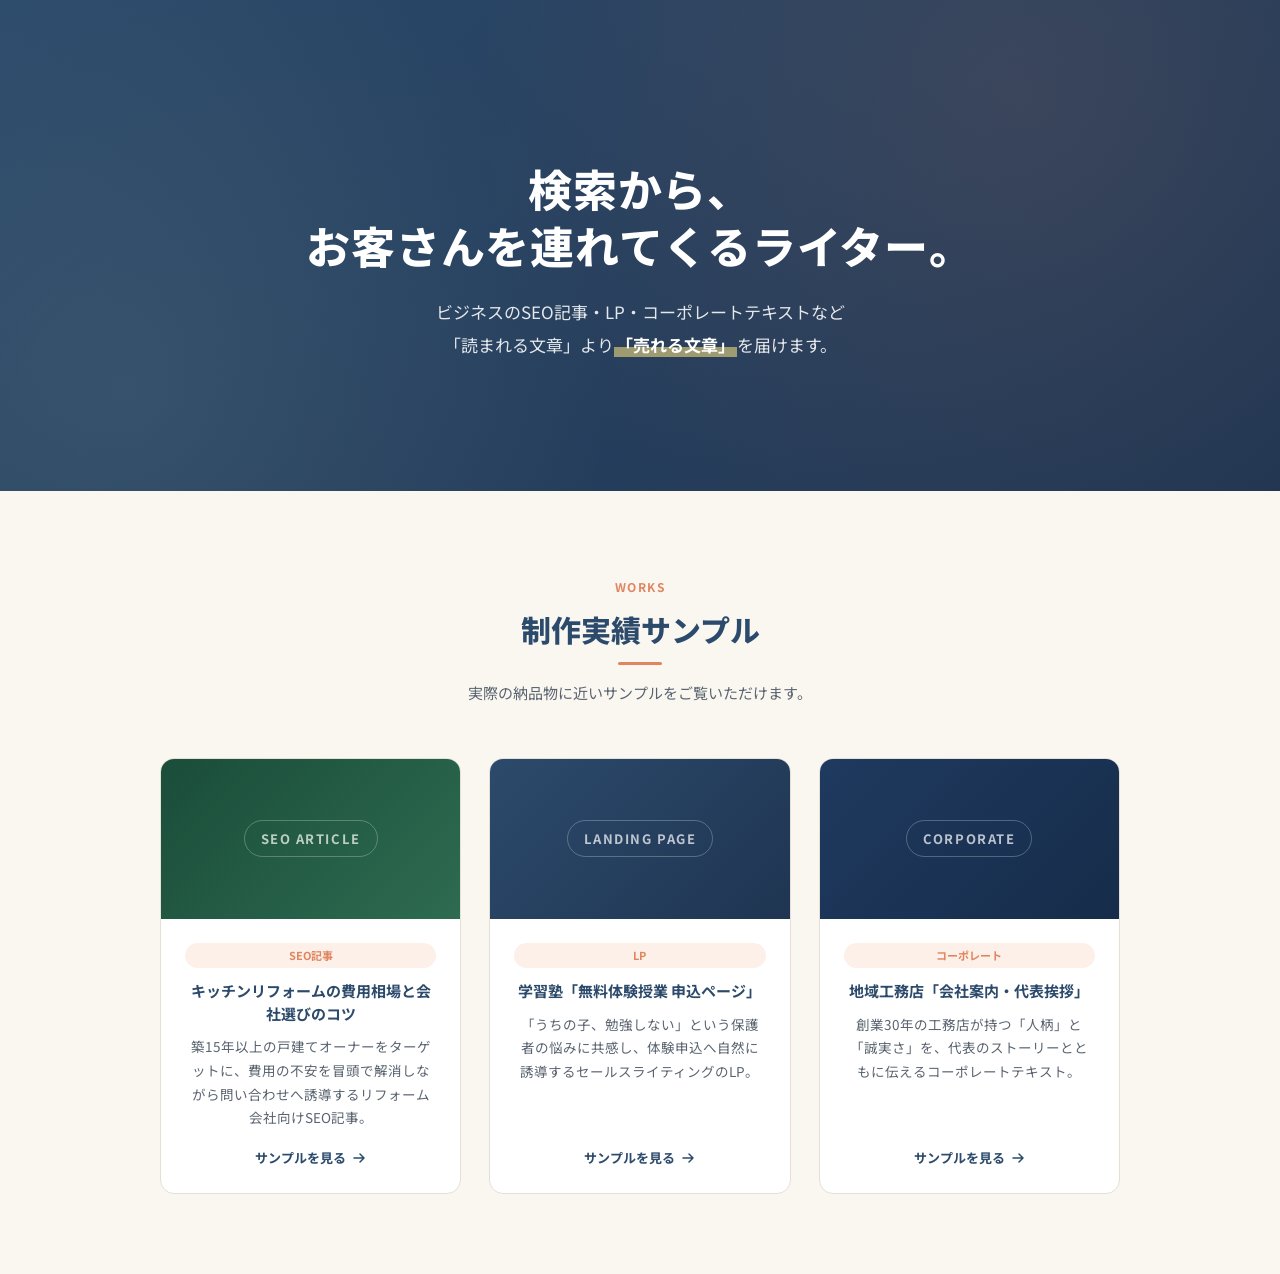
<file: index.html>
<!DOCTYPE html>
<html lang="ja">
<head>
<meta charset="UTF-8">
<meta name="viewport" content="width=device-width, initial-scale=1.0">
<title>Webライター</title>
<meta name="description" content="検索から、お客さんを連れてくるライター。">
<meta property="og:title" content="Webライター">
<meta property="og:description" content="検索から、お客さんを連れてくるライター。。">
<meta property="og:type" content="website">
<link rel="icon" href="data:image/svg+xml,<svg xmlns='http://www.w3.org/2000/svg' viewBox='0 0 100 100'><text y='.9em' font-size='90'>✍️</text></svg>">
<link rel="preconnect" href="https://fonts.googleapis.com">
<link rel="preconnect" href="https://fonts.gstatic.com" crossorigin>
<link href="https://fonts.googleapis.com/css2?family=Noto+Sans+JP:wght@400;500;700;800&display=swap" rel="stylesheet">
<link rel="stylesheet" href="style.css">
</head>
<body>



<!-- ===== HERO ===== -->
<section class="hero">
  <div class="hero-bg-pattern"></div>
  <div class="hero-inner">
    <h1 class="hero-title">検索から、<br>お客さんを連れてくるライター。</h1>
    <p class="hero-sub">ビジネスのSEO記事・LP・コーポレートテキストなど<br class="pc-only">「読まれる文章」より<mark>「売れる文章」</mark>を届けます。</p>

  </div>
</section>



<!-- ===== WORKS ===== -->
<section class="section works section--alt" id="works">
  <div class="section-inner">
    <div class="section-header">
      <span class="section-label">Works</span>
      <h2 class="section-title">制作実績サンプル</h2>
      <p class="section-desc">実際の納品物に近いサンプルをご覧いただけます。</p>
    </div>
    <div class="works-grid">
      <a href="samples/seo-reform.html" class="work-card">
        <div class="work-card-thumb work-card-thumb--seo">
          <span class="work-thumb-label">SEO Article</span>
        </div>
        <div class="work-card-body" style="text-align:center;">
          <span class="work-tag">SEO記事</span>
          <h3>キッチンリフォームの費用相場と会社選びのコツ</h3>
          <p>築15年以上の戸建てオーナーをターゲットに、費用の不安を冒頭で解消しながら問い合わせへ誘導するリフォーム会社向けSEO記事。</p>
          <span class="work-link" style="justify-content:center;">サンプルを見る <svg width="14" height="14" viewBox="0 0 14 14" fill="none"><path d="M2 7h10M8 3l4 4-4 4" stroke="currentColor" stroke-width="1.5" stroke-linecap="round" stroke-linejoin="round"/></svg></span>
        </div>
      </a>
      <a href="samples/lp-juku.html" class="work-card">
        <div class="work-card-thumb work-card-thumb--lp">
          <span class="work-thumb-label">Landing Page</span>
        </div>
        <div class="work-card-body" style="text-align:center;">
          <span class="work-tag">LP</span>
          <h3>学習塾「無料体験授業 申込ページ」</h3>
          <p>「うちの子、勉強しない」という保護者の悩みに共感し、体験申込へ自然に誘導するセールスライティングのLP。</p>
          <span class="work-link" style="justify-content:center;">サンプルを見る <svg width="14" height="14" viewBox="0 0 14 14" fill="none"><path d="M2 7h10M8 3l4 4-4 4" stroke="currentColor" stroke-width="1.5" stroke-linecap="round" stroke-linejoin="round"/></svg></span>
        </div>
      </a>
      <a href="samples/corporate-koumuten.html" class="work-card">
        <div class="work-card-thumb work-card-thumb--corp">
          <span class="work-thumb-label">Corporate</span>
        </div>
        <div class="work-card-body" style="text-align:center;">
          <span class="work-tag">コーポレート</span>
          <h3>地域工務店「会社案内・代表挨拶」</h3>
          <p>創業30年の工務店が持つ「人柄」と「誠実さ」を、代表のストーリーとともに伝えるコーポレートテキスト。</p>
          <span class="work-link" style="justify-content:center;">サンプルを見る <svg width="14" height="14" viewBox="0 0 14 14" fill="none"><path d="M2 7h10M8 3l4 4-4 4" stroke="currentColor" stroke-width="1.5" stroke-linecap="round" stroke-linejoin="round"/></svg></span>
        </div>
      </a>
    </div>
  </div>
</section>















<script src="script.js"></script>
</body>
</html>
</file>
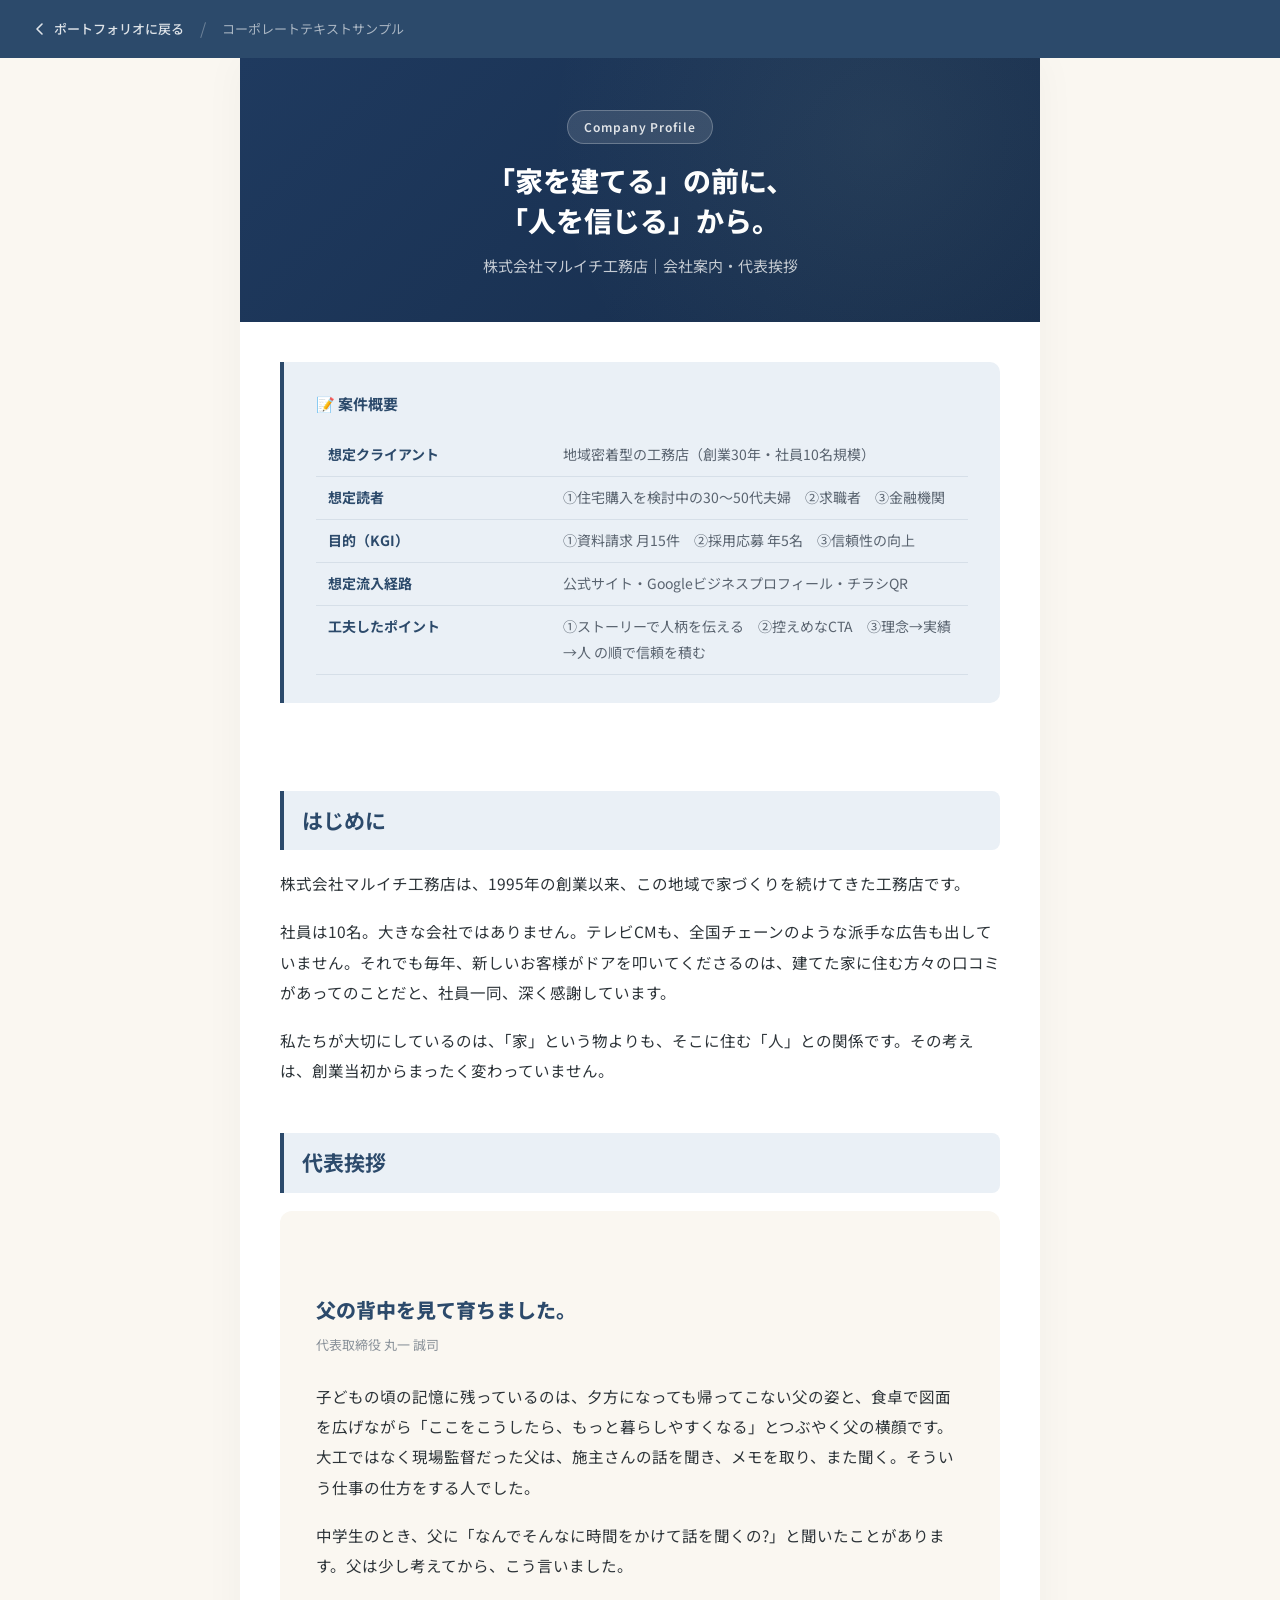
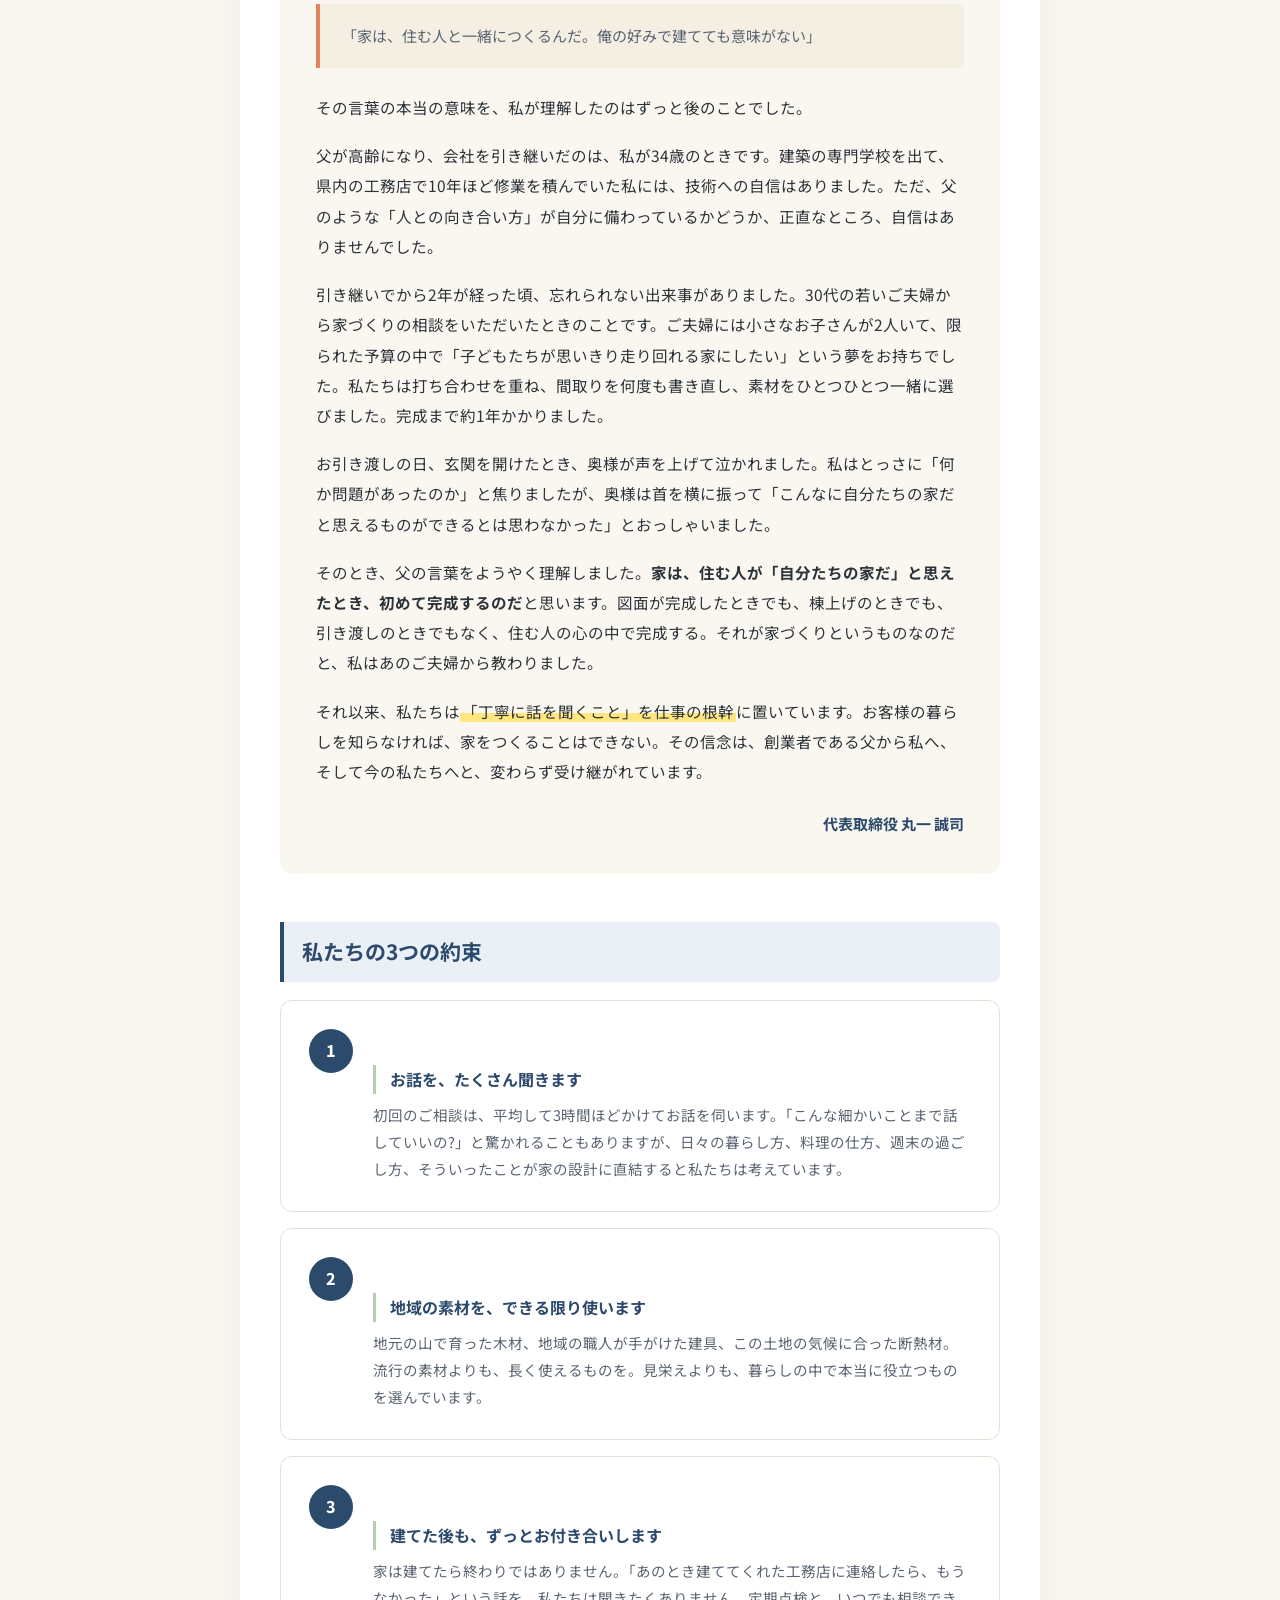
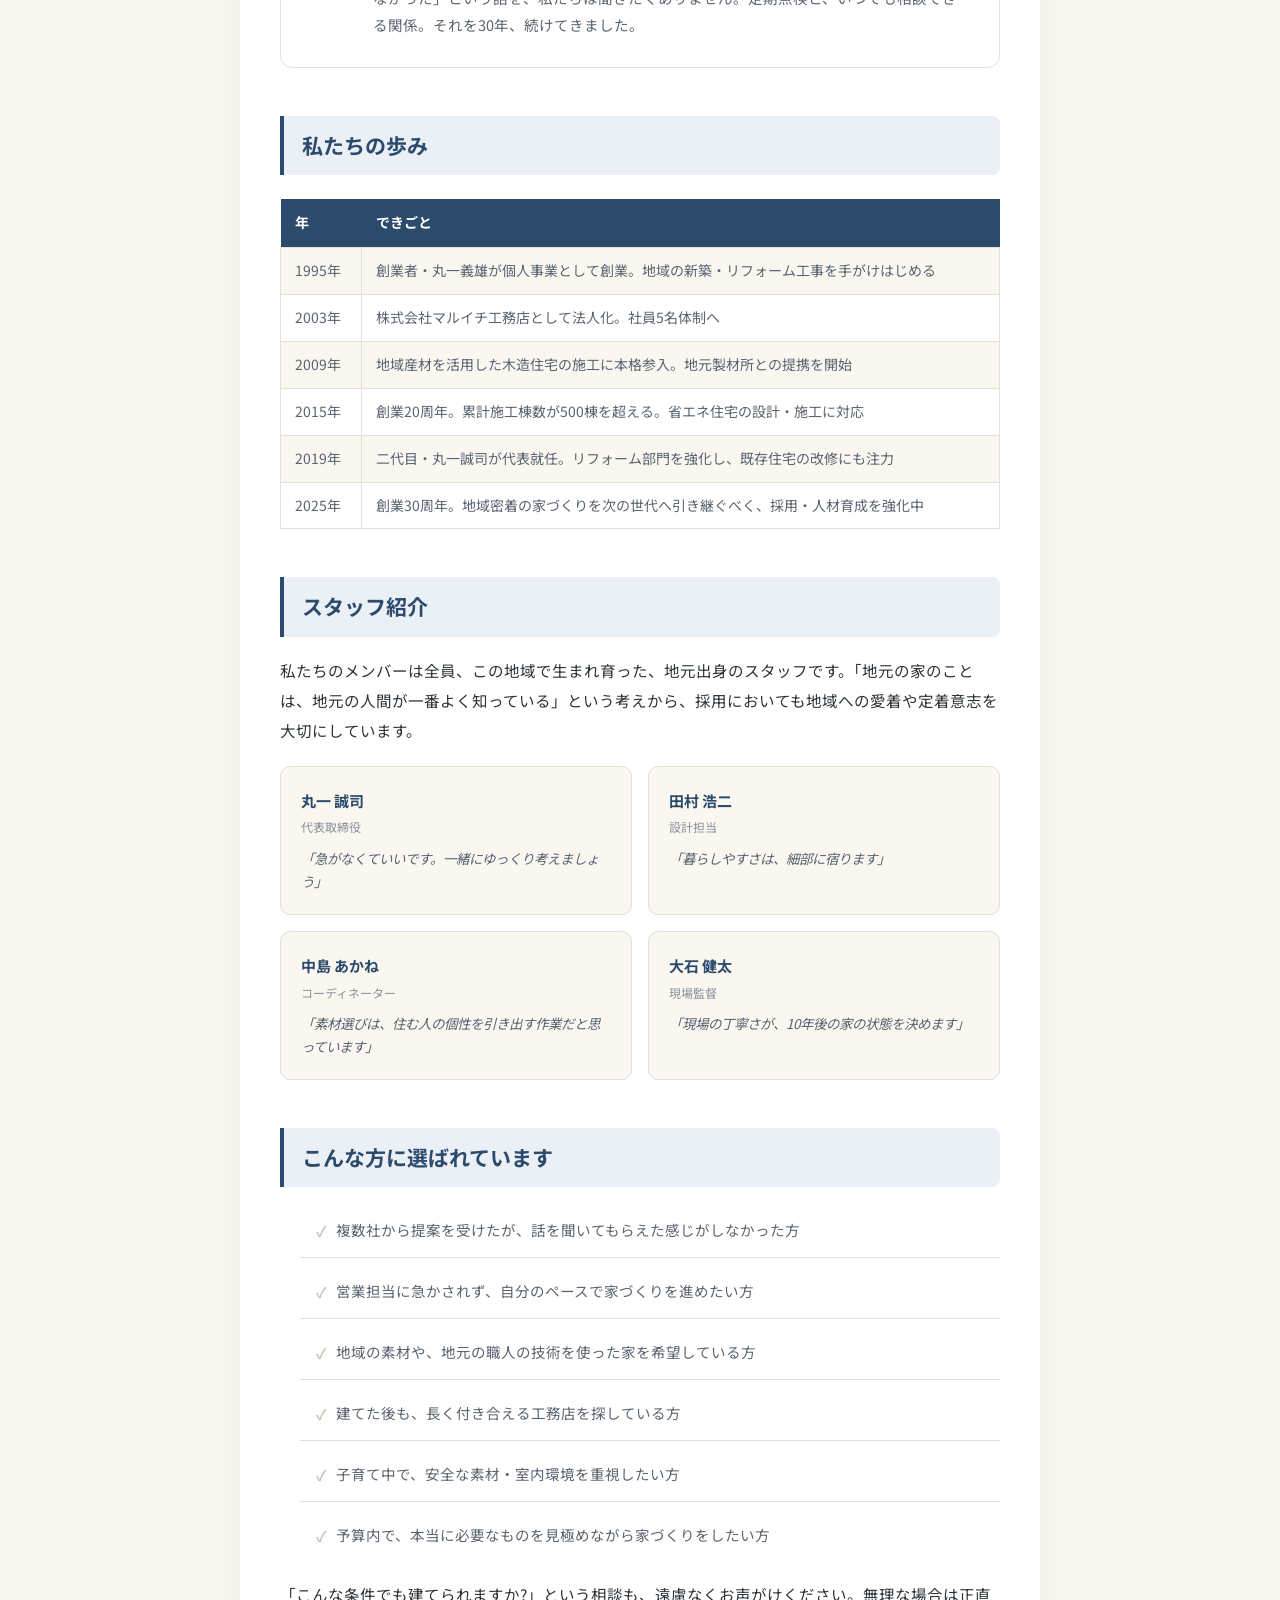
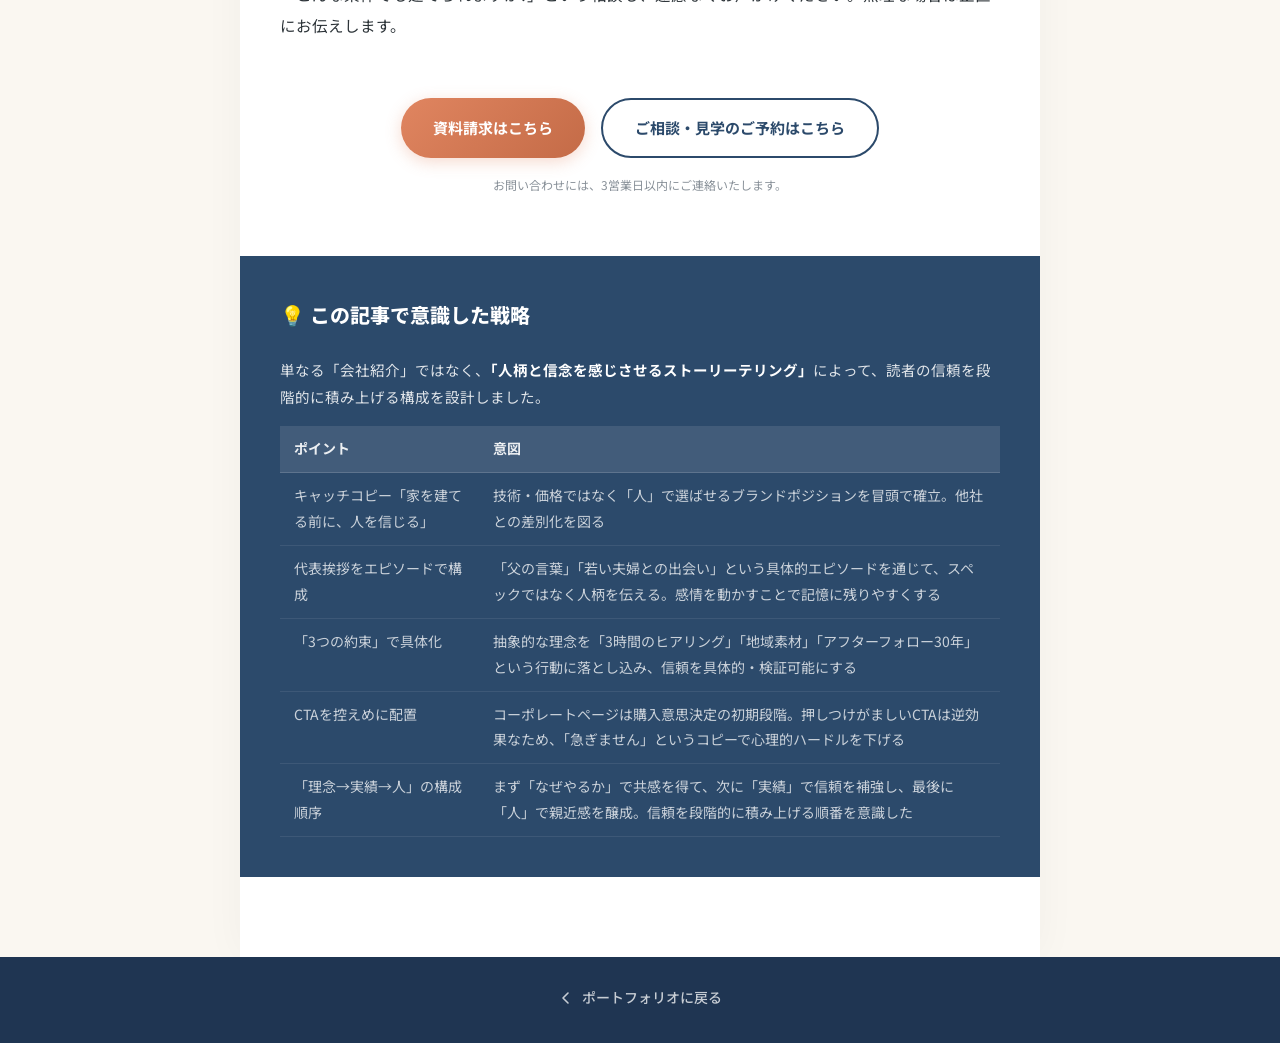
<file: samples/corporate-koumuten.html>
<!DOCTYPE html>
<html lang="ja">
<head>
<meta charset="UTF-8">
<meta name="viewport" content="width=device-width, initial-scale=1.0">
<title>地域工務店 会社案内・代表挨拶 | コーポレートテキストサンプル — Yuki Writes</title>
<link rel="preconnect" href="https://fonts.googleapis.com">
<link rel="preconnect" href="https://fonts.gstatic.com" crossorigin>
<link href="https://fonts.googleapis.com/css2?family=Noto+Sans+JP:wght@400;500;700;800&display=swap" rel="stylesheet">
<link rel="stylesheet" href="sample-common.css">
<style>
/* コーポレートページ追加スタイル */
.corp-hero {
  background: linear-gradient(135deg, #1F3A5F 0%, #162C4A 100%);
  color: #fff;
  padding: 52px 40px 44px;
  text-align: center;
  position: relative;
  overflow: hidden;
}
.corp-hero::before {
  content: "";
  position: absolute;
  inset: 0;
  background: radial-gradient(circle at 80% 30%, rgba(184,205,176,0.08) 0%, transparent 50%);
  pointer-events: none;
}
.corp-hero-badge {
  display: inline-block;
  background: rgba(255,255,255,0.12);
  border: 1px solid rgba(255,255,255,0.25);
  color: rgba(255,255,255,0.85);
  font-size: 12px;
  font-weight: 600;
  padding: 5px 16px;
  border-radius: 99px;
  margin-bottom: 16px;
  letter-spacing: 0.08em;
}
.corp-hero h1 {
  font-size: 28px;
  font-weight: 800;
  line-height: 1.45;
  margin-bottom: 12px;
}
.corp-hero p {
  font-size: 15px;
  color: rgba(255,255,255,0.75);
  line-height: 1.7;
}

/* 代表メッセージエリア */
.president-section {
  background: var(--color-bg-soft);
  border-radius: 12px;
  padding: 36px;
  margin: 0 0 36px;
}
.president-section h2 {
  font-size: 20px;
  font-weight: 800;
  color: var(--color-primary);
  margin-bottom: 8px;
  padding: 0;
  background: none;
  border-left: none;
  border-radius: 0;
}
.president-title {
  font-size: 13px;
  color: var(--color-text-mute);
  margin-bottom: 24px;
  display: block;
}
.president-section p {
  margin-bottom: 18px;
}
.president-sign {
  text-align: right;
  font-size: 15px;
  font-weight: 700;
  color: var(--color-primary);
  margin-top: 24px;
}

/* 3つの約束 */
.promise-card {
  background: var(--color-bg);
  border-radius: 12px;
  padding: 28px;
  margin-bottom: 16px;
  border: 1px solid var(--color-border);
  display: flex;
  gap: 20px;
  align-items: flex-start;
}
.promise-num {
  flex-shrink: 0;
  width: 44px;
  height: 44px;
  background: var(--color-primary);
  color: #fff;
  border-radius: 50%;
  display: flex;
  align-items: center;
  justify-content: center;
  font-size: 16px;
  font-weight: 800;
}
.promise-content h3 {
  font-size: 16px;
  font-weight: 700;
  color: var(--color-primary);
  margin-bottom: 8px;
}
.promise-content p {
  font-size: 14.5px;
  color: var(--color-text-sub);
  line-height: 1.85;
  margin-bottom: 0;
}

/* スタッフカード */
.staff-grid {
  display: grid;
  grid-template-columns: repeat(2, 1fr);
  gap: 16px;
  margin: 20px 0;
}
.staff-card {
  background: var(--color-bg-soft);
  border-radius: 10px;
  padding: 20px;
  border: 1px solid var(--color-border);
}
.staff-card strong { display: block; font-size: 15px; color: var(--color-primary); margin-bottom: 2px; }
.staff-card .staff-role { font-size: 12px; color: var(--color-text-mute); margin-bottom: 8px; }
.staff-card .staff-msg { font-size: 13.5px; color: var(--color-text-sub); line-height: 1.75; font-style: italic; }

/* 選ばれる方 */
.audience-list {
  list-style: none;
  margin: 0;
  padding: 0;
}
.audience-list li {
  padding: 12px 16px;
  border-bottom: 1px solid var(--color-border);
  font-size: 14.5px;
  color: var(--color-text-sub);
  display: flex;
  align-items: flex-start;
  gap: 10px;
}
.audience-list li::before {
  content: "✓";
  color: var(--color-sub-green);
  font-weight: bold;
  flex-shrink: 0;
  margin-top: 1px;
}
.audience-list li:last-child { border-bottom: none; }

/* CTA ボタン（コーポレート用） */
.corp-cta-area {
  text-align: center;
  padding: 40px 40px 0;
  display: flex;
  gap: 16px;
  justify-content: center;
  flex-wrap: wrap;
}
.btn-corp-primary {
  display: inline-flex;
  align-items: center;
  gap: 8px;
  background: linear-gradient(135deg, var(--color-accent), var(--color-accent-dark));
  color: #fff;
  font-size: 15px;
  font-weight: bold;
  padding: 14px 32px;
  border-radius: 99px;
  text-decoration: none;
  box-shadow: 0 4px 16px rgba(224,133,96,0.3);
  transition: transform 0.2s, box-shadow 0.2s;
}
.btn-corp-primary:hover { transform: translateY(-2px); box-shadow: 0 8px 24px rgba(224,133,96,0.4); }
.btn-corp-outline {
  display: inline-flex;
  align-items: center;
  gap: 8px;
  background: transparent;
  color: var(--color-primary);
  font-size: 15px;
  font-weight: bold;
  padding: 14px 32px;
  border-radius: 99px;
  border: 2px solid var(--color-primary);
  text-decoration: none;
  transition: background 0.2s, color 0.2s;
}
.btn-corp-outline:hover { background: var(--color-primary); color: #fff; }

@media (max-width: 640px) {
  .corp-hero { padding: 36px 20px 32px; }
  .corp-hero h1 { font-size: 22px; }
  .president-section { padding: 24px 20px; }
  .staff-grid { grid-template-columns: 1fr; }
  .corp-cta-area { padding: 28px 20px 0; flex-direction: column; align-items: center; }
}
</style>
</head>
<body>

<!-- NAV BAR -->
<nav class="sample-nav">
  <a href="../index.html" class="back-link">
    <svg width="16" height="16" viewBox="0 0 16 16" fill="none"><path d="M10 3L5 8l5 5" stroke="currentColor" stroke-width="1.6" stroke-linecap="round" stroke-linejoin="round"/></svg>
    ポートフォリオに戻る
  </a>
  <span class="nav-divider">/</span>
  <span class="nav-label">コーポレートテキストサンプル</span>
</nav>

<div class="article-wrapper">

  <!-- コーポレートヒーロー -->
  <div class="corp-hero">
    <div class="corp-hero-badge">Company Profile</div>
    <h1>「家を建てる」の前に、<br>「人を信じる」から。</h1>
    <p>株式会社マルイチ工務店｜会社案内・代表挨拶</p>
  </div>

  <!-- 案件概要 -->
  <div class="spec-box">
    <h2>📝 案件概要</h2>
    <table class="spec-table">
      <tr><th>想定クライアント</th><td>地域密着型の工務店（創業30年・社員10名規模）</td></tr>
      <tr><th>想定読者</th><td>①住宅購入を検討中の30〜50代夫婦　②求職者　③金融機関</td></tr>
      <tr><th>目的（KGI）</th><td>①資料請求 月15件　②採用応募 年5名　③信頼性の向上</td></tr>
      <tr><th>想定流入経路</th><td>公式サイト・Googleビジネスプロフィール・チラシQR</td></tr>
      <tr><th>工夫したポイント</th><td>①ストーリーで人柄を伝える　②控えめなCTA　③理念→実績→人 の順で信頼を積む</td></tr>
    </table>
  </div>

  <div class="article-body">

    <h2>はじめに</h2>

    <p>株式会社マルイチ工務店は、1995年の創業以来、この地域で家づくりを続けてきた工務店です。</p>
    <p>社員は10名。大きな会社ではありません。テレビCMも、全国チェーンのような派手な広告も出していません。それでも毎年、新しいお客様がドアを叩いてくださるのは、建てた家に住む方々の口コミがあってのことだと、社員一同、深く感謝しています。</p>
    <p>私たちが大切にしているのは、「家」という物よりも、そこに住む「人」との関係です。その考えは、創業当初からまったく変わっていません。</p>

    <h2>代表挨拶</h2>

    <div class="president-section">
      <h2>父の背中を見て育ちました。</h2>
      <span class="president-title">代表取締役 丸一 誠司</span>
      <p>子どもの頃の記憶に残っているのは、夕方になっても帰ってこない父の姿と、食卓で図面を広げながら「ここをこうしたら、もっと暮らしやすくなる」とつぶやく父の横顔です。大工ではなく現場監督だった父は、施主さんの話を聞き、メモを取り、また聞く。そういう仕事の仕方をする人でした。</p>
      <p>中学生のとき、父に「なんでそんなに時間をかけて話を聞くの?」と聞いたことがあります。父は少し考えてから、こう言いました。</p>
      <blockquote>「家は、住む人と一緒につくるんだ。俺の好みで建てても意味がない」</blockquote>
      <p>その言葉の本当の意味を、私が理解したのはずっと後のことでした。</p>
      <p>父が高齢になり、会社を引き継いだのは、私が34歳のときです。建築の専門学校を出て、県内の工務店で10年ほど修業を積んでいた私には、技術への自信はありました。ただ、父のような「人との向き合い方」が自分に備わっているかどうか、正直なところ、自信はありませんでした。</p>
      <p>引き継いでから2年が経った頃、忘れられない出来事がありました。30代の若いご夫婦から家づくりの相談をいただいたときのことです。ご夫婦には小さなお子さんが2人いて、限られた予算の中で「子どもたちが思いきり走り回れる家にしたい」という夢をお持ちでした。私たちは打ち合わせを重ね、間取りを何度も書き直し、素材をひとつひとつ一緒に選びました。完成まで約1年かかりました。</p>
      <p>お引き渡しの日、玄関を開けたとき、奥様が声を上げて泣かれました。私はとっさに「何か問題があったのか」と焦りましたが、奥様は首を横に振って「こんなに自分たちの家だと思えるものができるとは思わなかった」とおっしゃいました。</p>
      <p>そのとき、父の言葉をようやく理解しました。<strong>家は、住む人が「自分たちの家だ」と思えたとき、初めて完成するのだ</strong>と思います。図面が完成したときでも、棟上げのときでも、引き渡しのときでもなく、住む人の心の中で完成する。それが家づくりというものなのだと、私はあのご夫婦から教わりました。</p>
      <p>それ以来、私たちは<mark>「丁寧に話を聞くこと」を仕事の根幹</mark>に置いています。お客様の暮らしを知らなければ、家をつくることはできない。その信念は、創業者である父から私へ、そして今の私たちへと、変わらず受け継がれています。</p>
      <div class="president-sign">代表取締役 丸一 誠司</div>
    </div>

    <h2>私たちの3つの約束</h2>

    <div class="promise-card">
      <div class="promise-num">1</div>
      <div class="promise-content">
        <h3>お話を、たくさん聞きます</h3>
        <p>初回のご相談は、平均して3時間ほどかけてお話を伺います。「こんな細かいことまで話していいの?」と驚かれることもありますが、日々の暮らし方、料理の仕方、週末の過ごし方、そういったことが家の設計に直結すると私たちは考えています。</p>
      </div>
    </div>
    <div class="promise-card">
      <div class="promise-num">2</div>
      <div class="promise-content">
        <h3>地域の素材を、できる限り使います</h3>
        <p>地元の山で育った木材、地域の職人が手がけた建具、この土地の気候に合った断熱材。流行の素材よりも、長く使えるものを。見栄えよりも、暮らしの中で本当に役立つものを選んでいます。</p>
      </div>
    </div>
    <div class="promise-card">
      <div class="promise-num">3</div>
      <div class="promise-content">
        <h3>建てた後も、ずっとお付き合いします</h3>
        <p>家は建てたら終わりではありません。「あのとき建ててくれた工務店に連絡したら、もうなかった」という話を、私たちは聞きたくありません。定期点検と、いつでも相談できる関係。それを30年、続けてきました。</p>
      </div>
    </div>

    <h2>私たちの歩み</h2>

    <table>
      <tr><th>年</th><th>できごと</th></tr>
      <tr><td>1995年</td><td>創業者・丸一義雄が個人事業として創業。地域の新築・リフォーム工事を手がけはじめる</td></tr>
      <tr><td>2003年</td><td>株式会社マルイチ工務店として法人化。社員5名体制へ</td></tr>
      <tr><td>2009年</td><td>地域産材を活用した木造住宅の施工に本格参入。地元製材所との提携を開始</td></tr>
      <tr><td>2015年</td><td>創業20周年。累計施工棟数が500棟を超える。省エネ住宅の設計・施工に対応</td></tr>
      <tr><td>2019年</td><td>二代目・丸一誠司が代表就任。リフォーム部門を強化し、既存住宅の改修にも注力</td></tr>
      <tr><td>2025年</td><td>創業30周年。地域密着の家づくりを次の世代へ引き継ぐべく、採用・人材育成を強化中</td></tr>
    </table>

    <h2>スタッフ紹介</h2>

    <p>私たちのメンバーは全員、この地域で生まれ育った、地元出身のスタッフです。「地元の家のことは、地元の人間が一番よく知っている」という考えから、採用においても地域への愛着や定着意志を大切にしています。</p>

    <div class="staff-grid">
      <div class="staff-card">
        <strong>丸一 誠司</strong>
        <div class="staff-role">代表取締役</div>
        <div class="staff-msg">「急がなくていいです。一緒にゆっくり考えましょう」</div>
      </div>
      <div class="staff-card">
        <strong>田村 浩二</strong>
        <div class="staff-role">設計担当</div>
        <div class="staff-msg">「暮らしやすさは、細部に宿ります」</div>
      </div>
      <div class="staff-card">
        <strong>中島 あかね</strong>
        <div class="staff-role">コーディネーター</div>
        <div class="staff-msg">「素材選びは、住む人の個性を引き出す作業だと思っています」</div>
      </div>
      <div class="staff-card">
        <strong>大石 健太</strong>
        <div class="staff-role">現場監督</div>
        <div class="staff-msg">「現場の丁寧さが、10年後の家の状態を決めます」</div>
      </div>
    </div>

    <h2>こんな方に選ばれています</h2>

    <ul class="audience-list">
      <li>複数社から提案を受けたが、話を聞いてもらえた感じがしなかった方</li>
      <li>営業担当に急かされず、自分のペースで家づくりを進めたい方</li>
      <li>地域の素材や、地元の職人の技術を使った家を希望している方</li>
      <li>建てた後も、長く付き合える工務店を探している方</li>
      <li>子育て中で、安全な素材・室内環境を重視したい方</li>
      <li>予算内で、本当に必要なものを見極めながら家づくりをしたい方</li>
    </ul>
    <p>「こんな条件でも建てられますか?」という相談も、遠慮なくお声がけください。無理な場合は正直にお伝えします。</p>

  </div><!-- /article-body -->

  <!-- CTA -->
  <div class="corp-cta-area">
    <a href="#" class="btn-corp-primary">資料請求はこちら</a>
    <a href="#" class="btn-corp-outline">ご相談・見学のご予約はこちら</a>
  </div>
  <p style="text-align:center; font-size:12px; color:var(--color-text-mute); padding: 16px 40px 0;">お問い合わせには、3営業日以内にご連絡いたします。</p>

  <!-- 戦略解説 -->
  <div class="strategy-box" style="margin-top: 60px;">
    <h2>💡 この記事で意識した戦略</h2>
    <p>単なる「会社紹介」ではなく、<strong>「人柄と信念を感じさせるストーリーテリング」</strong>によって、読者の信頼を段階的に積み上げる構成を設計しました。</p>
    <table class="strategy-table">
      <tr><th>ポイント</th><th>意図</th></tr>
      <tr><td>キャッチコピー「家を建てる前に、人を信じる」</td><td>技術・価格ではなく「人」で選ばせるブランドポジションを冒頭で確立。他社との差別化を図る</td></tr>
      <tr><td>代表挨拶をエピソードで構成</td><td>「父の言葉」「若い夫婦との出会い」という具体的エピソードを通じて、スペックではなく人柄を伝える。感情を動かすことで記憶に残りやすくする</td></tr>
      <tr><td>「3つの約束」で具体化</td><td>抽象的な理念を「3時間のヒアリング」「地域素材」「アフターフォロー30年」という行動に落とし込み、信頼を具体的・検証可能にする</td></tr>
      <tr><td>CTAを控えめに配置</td><td>コーポレートページは購入意思決定の初期段階。押しつけがましいCTAは逆効果なため、「急ぎません」というコピーで心理的ハードルを下げる</td></tr>
      <tr><td>「理念→実績→人」の構成順序</td><td>まず「なぜやるか」で共感を得て、次に「実績」で信頼を補強し、最後に「人」で親近感を醸成。信頼を段階的に積み上げる順番を意識した</td></tr>
    </table>
  </div>

</div><!-- /article-wrapper -->

<footer class="sample-footer">
  <a href="../index.html">
    <svg width="16" height="16" viewBox="0 0 16 16" fill="none"><path d="M10 3L5 8l5 5" stroke="currentColor" stroke-width="1.6" stroke-linecap="round" stroke-linejoin="round"/></svg>
    ポートフォリオに戻る
  </a>
</footer>

</body>
</html>
</file>
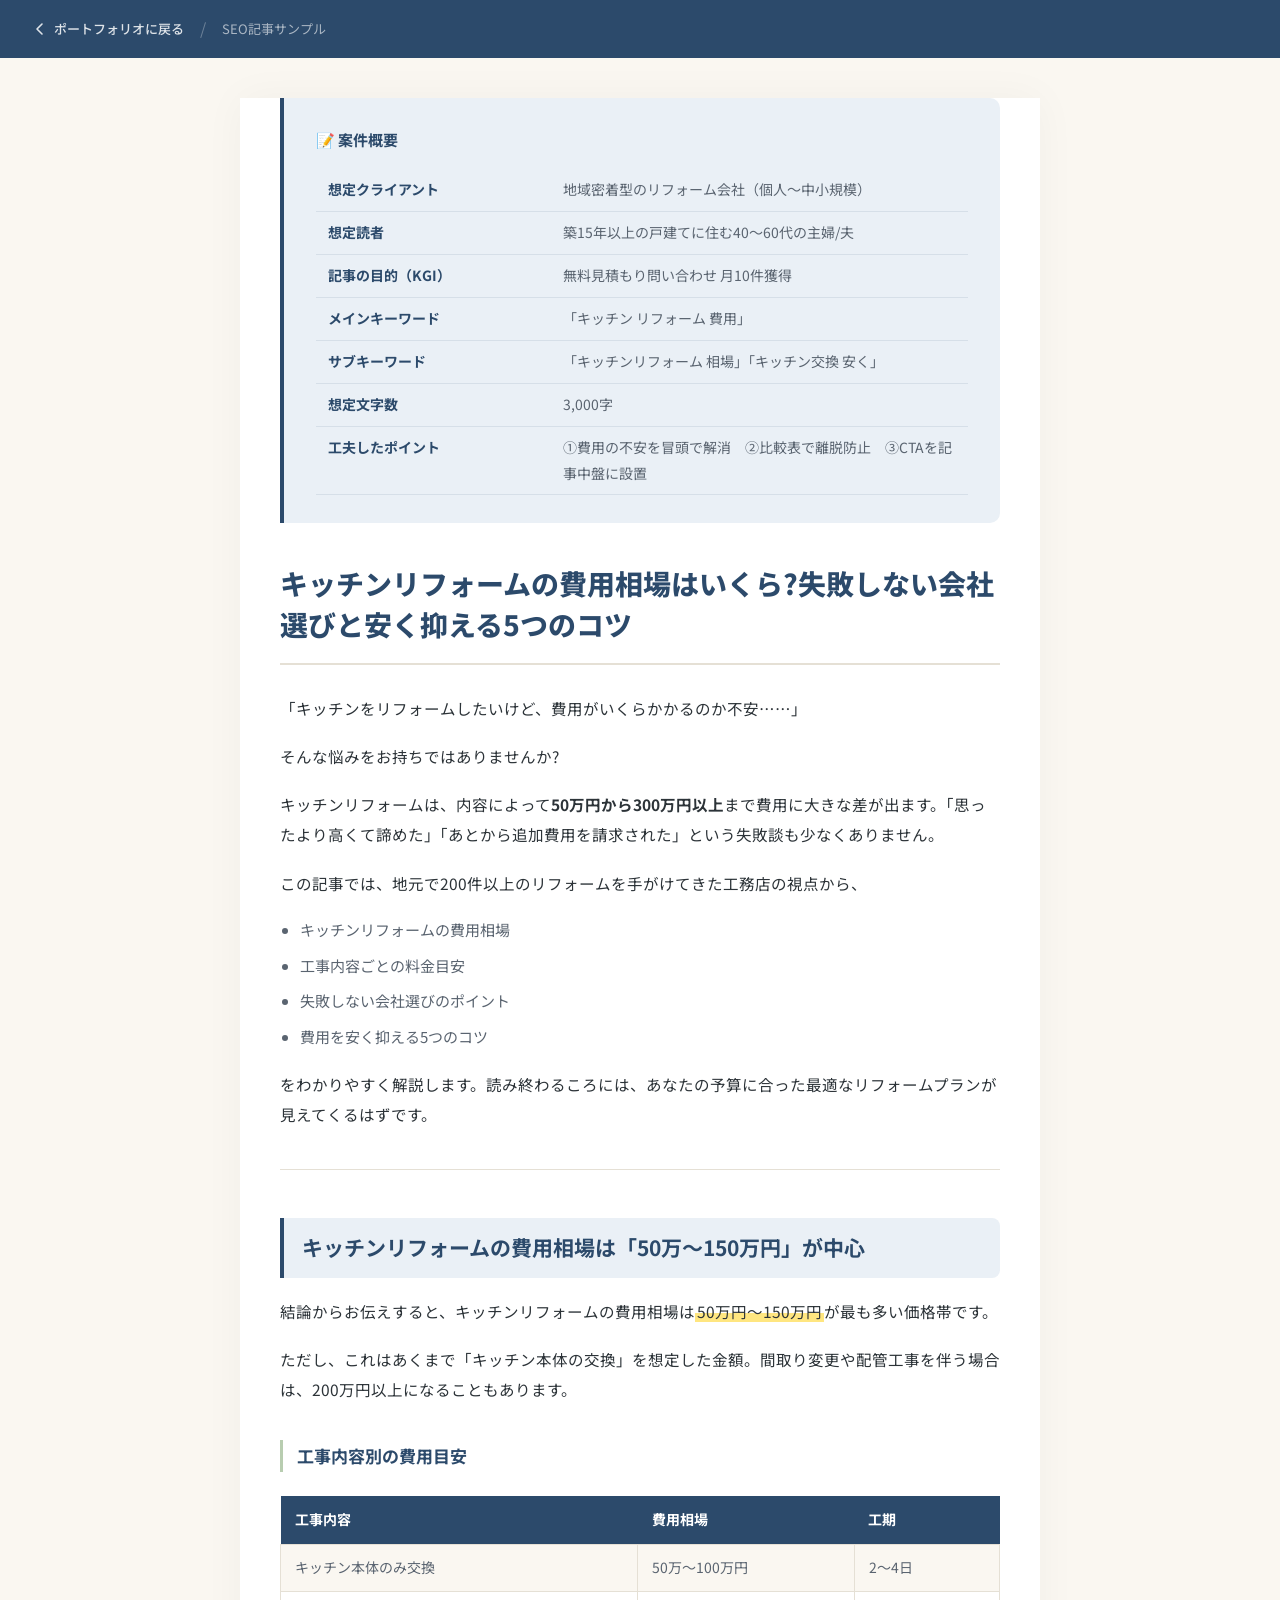
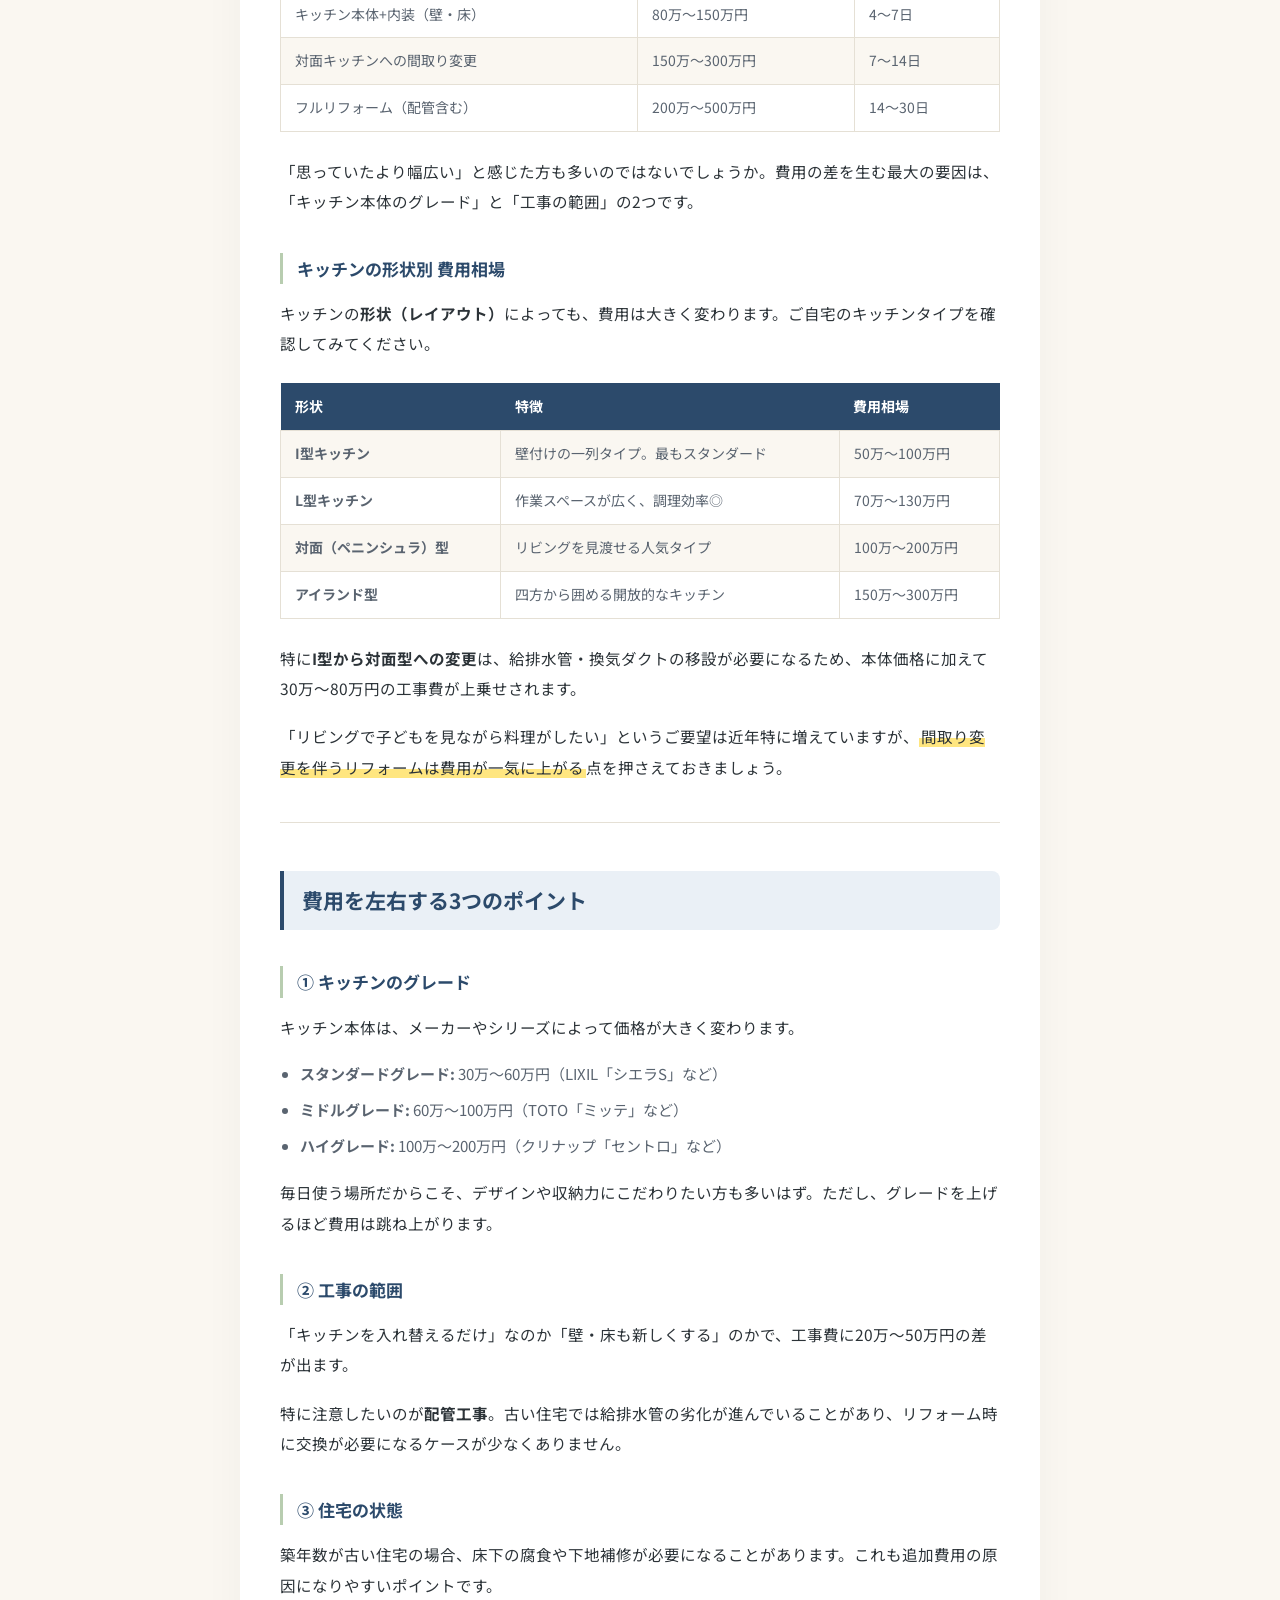
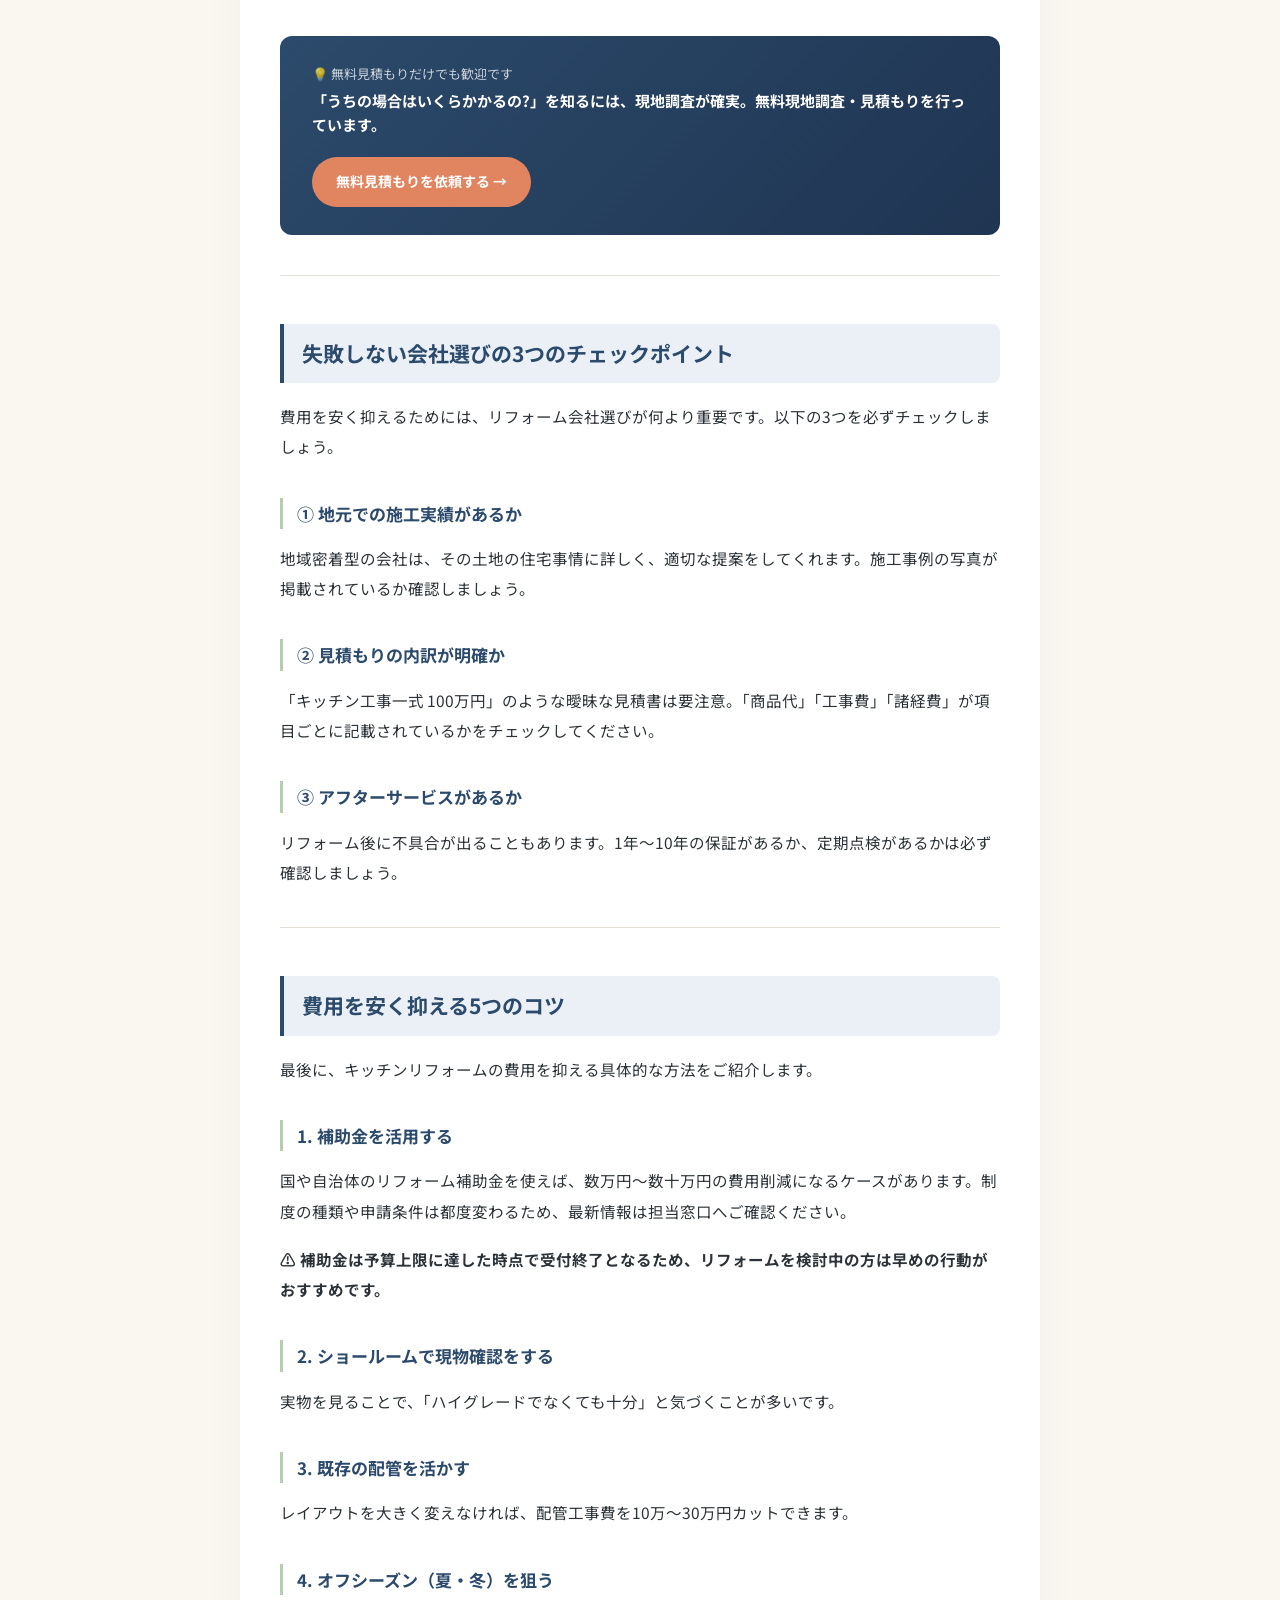
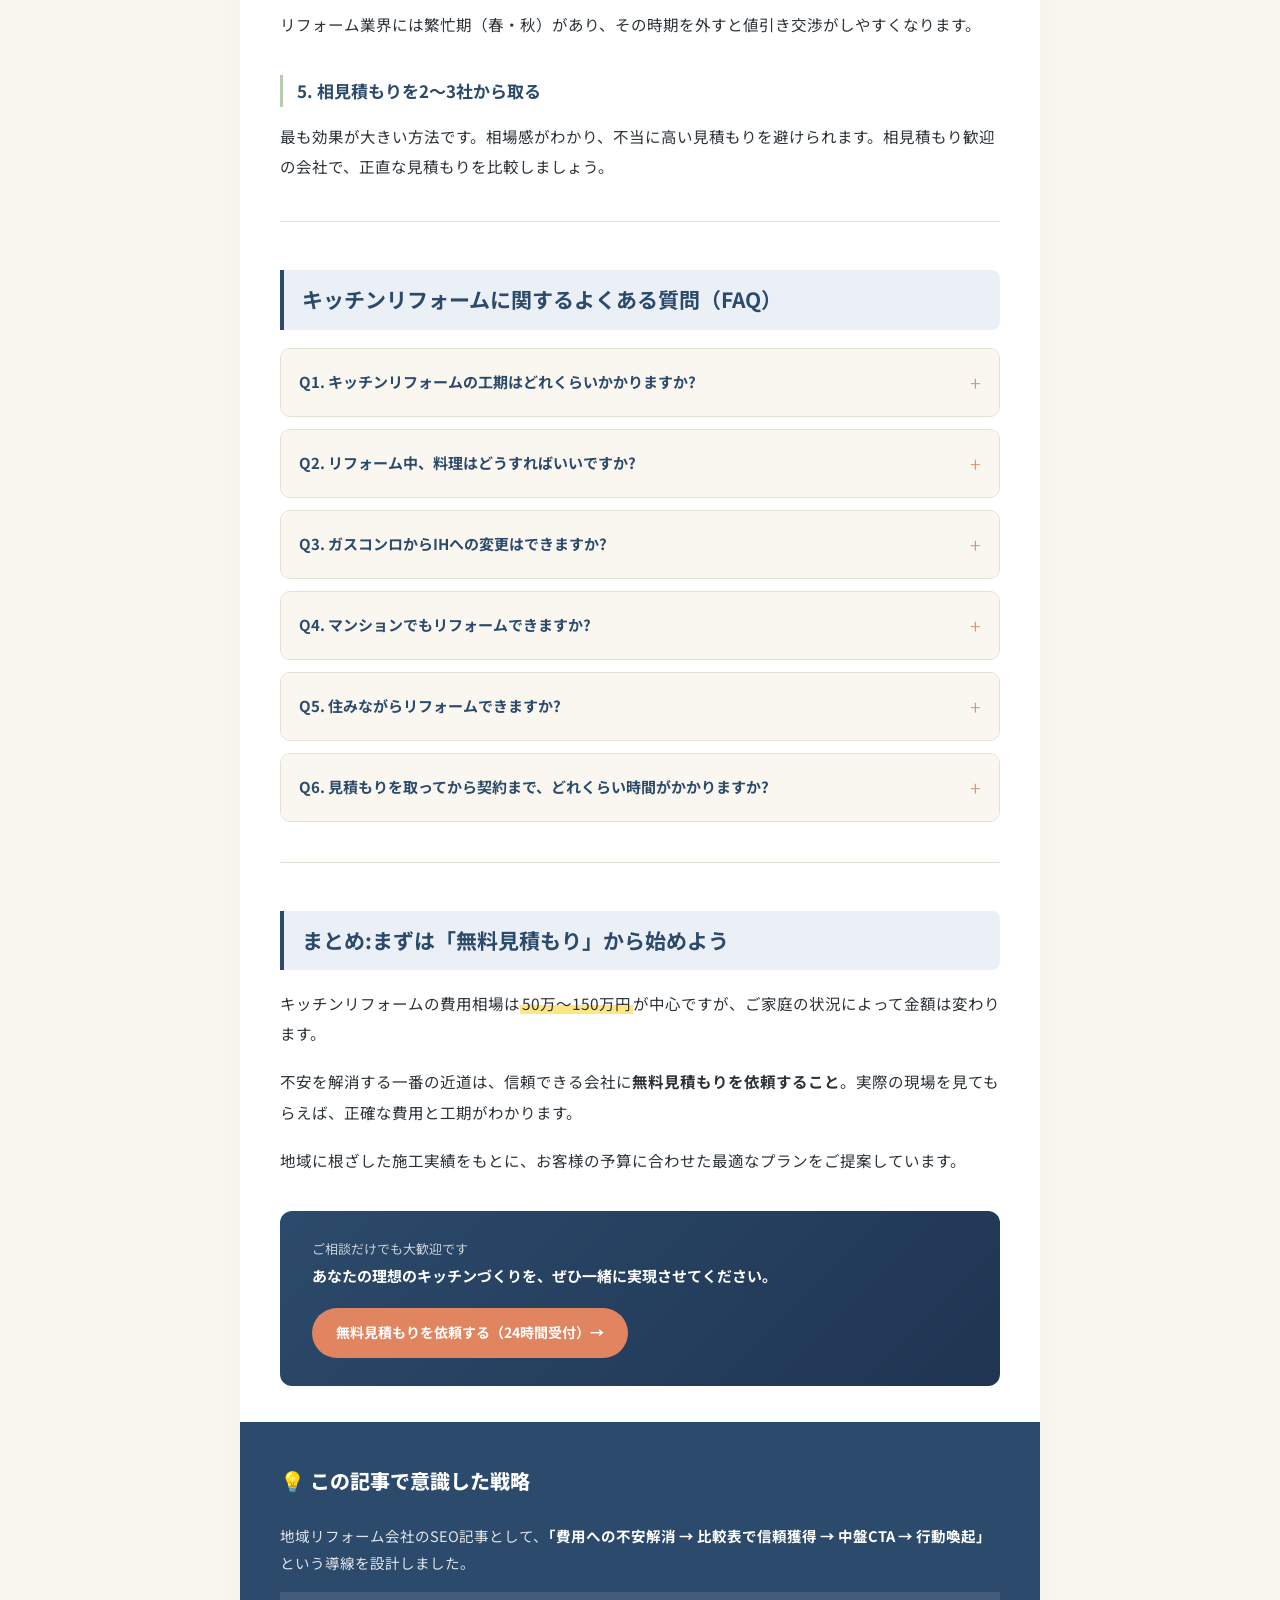
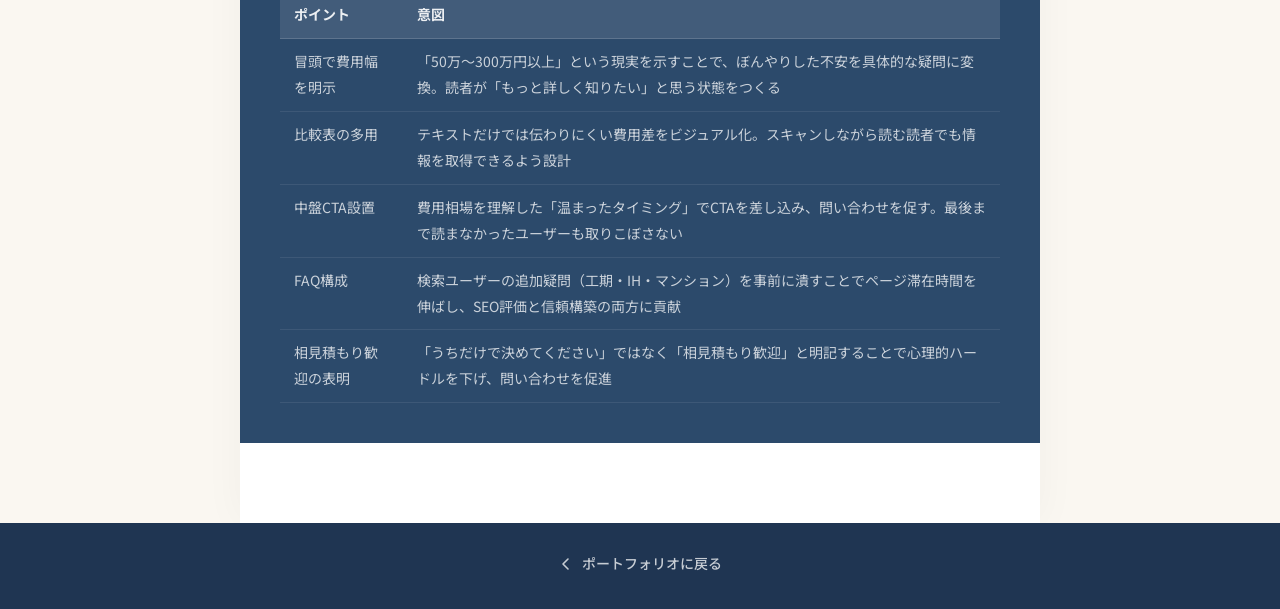
<file: samples/seo-reform.html>
<!DOCTYPE html>
<html lang="ja">
<head>
<meta charset="UTF-8">
<meta name="viewport" content="width=device-width, initial-scale=1.0">
<title>キッチンリフォームの費用相場 | SEO記事サンプル — Yuki Writes</title>
<link rel="preconnect" href="https://fonts.googleapis.com">
<link rel="preconnect" href="https://fonts.gstatic.com" crossorigin>
<link href="https://fonts.googleapis.com/css2?family=Noto+Sans+JP:wght@400;500;700;800&display=swap" rel="stylesheet">
<link rel="stylesheet" href="sample-common.css">
</head>
<body>

<!-- NAV BAR -->
<nav class="sample-nav">
  <a href="../index.html" class="back-link">
    <svg width="16" height="16" viewBox="0 0 16 16" fill="none"><path d="M10 3L5 8l5 5" stroke="currentColor" stroke-width="1.6" stroke-linecap="round" stroke-linejoin="round"/></svg>
    ポートフォリオに戻る
  </a>
  <span class="nav-divider">/</span>
  <span class="nav-label">SEO記事サンプル</span>
</nav>

<div class="article-wrapper">

  <!-- 案件概要 -->
  <div class="spec-box">
    <h2>📝 案件概要</h2>
    <table class="spec-table">
      <tr><th>想定クライアント</th><td>地域密着型のリフォーム会社（個人〜中小規模）</td></tr>
      <tr><th>想定読者</th><td>築15年以上の戸建てに住む40〜60代の主婦/夫</td></tr>
      <tr><th>記事の目的（KGI）</th><td>無料見積もり問い合わせ 月10件獲得</td></tr>
      <tr><th>メインキーワード</th><td>「キッチン リフォーム 費用」</td></tr>
      <tr><th>サブキーワード</th><td>「キッチンリフォーム 相場」「キッチン交換 安く」</td></tr>
      <tr><th>想定文字数</th><td>3,000字</td></tr>
      <tr><th>工夫したポイント</th><td>①費用の不安を冒頭で解消　②比較表で離脱防止　③CTAを記事中盤に設置</td></tr>
    </table>
  </div>

  <!-- 本文 -->
  <div class="article-body">

    <h1>キッチンリフォームの費用相場はいくら?失敗しない会社選びと安く抑える5つのコツ</h1>

    <p>「キッチンをリフォームしたいけど、費用がいくらかかるのか不安……」</p>
    <p>そんな悩みをお持ちではありませんか?</p>
    <p>キッチンリフォームは、内容によって<strong>50万円から300万円以上</strong>まで費用に大きな差が出ます。「思ったより高くて諦めた」「あとから追加費用を請求された」という失敗談も少なくありません。</p>
    <p>この記事では、地元で200件以上のリフォームを手がけてきた工務店の視点から、</p>
    <ul>
      <li>キッチンリフォームの費用相場</li>
      <li>工事内容ごとの料金目安</li>
      <li>失敗しない会社選びのポイント</li>
      <li>費用を安く抑える5つのコツ</li>
    </ul>
    <p>をわかりやすく解説します。読み終わるころには、あなたの予算に合った最適なリフォームプランが見えてくるはずです。</p>

    <hr>

    <h2>キッチンリフォームの費用相場は「50万〜150万円」が中心</h2>

    <p>結論からお伝えすると、キッチンリフォームの費用相場は<mark>50万円〜150万円</mark>が最も多い価格帯です。</p>
    <p>ただし、これはあくまで「キッチン本体の交換」を想定した金額。間取り変更や配管工事を伴う場合は、200万円以上になることもあります。</p>

    <h3>工事内容別の費用目安</h3>

    <table>
      <tr><th>工事内容</th><th>費用相場</th><th>工期</th></tr>
      <tr><td>キッチン本体のみ交換</td><td>50万〜100万円</td><td>2〜4日</td></tr>
      <tr><td>キッチン本体+内装（壁・床）</td><td>80万〜150万円</td><td>4〜7日</td></tr>
      <tr><td>対面キッチンへの間取り変更</td><td>150万〜300万円</td><td>7〜14日</td></tr>
      <tr><td>フルリフォーム（配管含む）</td><td>200万〜500万円</td><td>14〜30日</td></tr>
    </table>

    <p>「思っていたより幅広い」と感じた方も多いのではないでしょうか。費用の差を生む最大の要因は、「キッチン本体のグレード」と「工事の範囲」の2つです。</p>

    <h3>キッチンの形状別 費用相場</h3>

    <p>キッチンの<strong>形状（レイアウト）</strong>によっても、費用は大きく変わります。ご自宅のキッチンタイプを確認してみてください。</p>

    <table>
      <tr><th>形状</th><th>特徴</th><th>費用相場</th></tr>
      <tr><td><strong>I型キッチン</strong></td><td>壁付けの一列タイプ。最もスタンダード</td><td>50万〜100万円</td></tr>
      <tr><td><strong>L型キッチン</strong></td><td>作業スペースが広く、調理効率◎</td><td>70万〜130万円</td></tr>
      <tr><td><strong>対面（ペニンシュラ）型</strong></td><td>リビングを見渡せる人気タイプ</td><td>100万〜200万円</td></tr>
      <tr><td><strong>アイランド型</strong></td><td>四方から囲める開放的なキッチン</td><td>150万〜300万円</td></tr>
    </table>

    <p>特に<strong>I型から対面型への変更</strong>は、給排水管・換気ダクトの移設が必要になるため、本体価格に加えて30万〜80万円の工事費が上乗せされます。</p>
    <p>「リビングで子どもを見ながら料理がしたい」というご要望は近年特に増えていますが、<mark>間取り変更を伴うリフォームは費用が一気に上がる</mark>点を押さえておきましょう。</p>

    <hr>

    <h2>費用を左右する3つのポイント</h2>

    <h3>① キッチンのグレード</h3>
    <p>キッチン本体は、メーカーやシリーズによって価格が大きく変わります。</p>
    <ul>
      <li><strong>スタンダードグレード:</strong> 30万〜60万円（LIXIL「シエラS」など）</li>
      <li><strong>ミドルグレード:</strong> 60万〜100万円（TOTO「ミッテ」など）</li>
      <li><strong>ハイグレード:</strong> 100万〜200万円（クリナップ「セントロ」など）</li>
    </ul>
    <p>毎日使う場所だからこそ、デザインや収納力にこだわりたい方も多いはず。ただし、グレードを上げるほど費用は跳ね上がります。</p>

    <h3>② 工事の範囲</h3>
    <p>「キッチンを入れ替えるだけ」なのか「壁・床も新しくする」のかで、工事費に20万〜50万円の差が出ます。</p>
    <p>特に注意したいのが<strong>配管工事</strong>。古い住宅では給排水管の劣化が進んでいることがあり、リフォーム時に交換が必要になるケースが少なくありません。</p>

    <h3>③ 住宅の状態</h3>
    <p>築年数が古い住宅の場合、床下の腐食や下地補修が必要になることがあります。これも追加費用の原因になりやすいポイントです。</p>

    <!-- 中盤CTA -->
    <div class="cta-box">
      <div class="cta-box-text">
        <small>💡 無料見積もりだけでも歓迎です</small>
        「うちの場合はいくらかかるの?」を知るには、現地調査が確実。無料現地調査・見積もりを行っています。
      </div>
      <a href="#" class="cta-box-btn">無料見積もりを依頼する →</a>
    </div>

    <hr>

    <h2>失敗しない会社選びの3つのチェックポイント</h2>

    <p>費用を安く抑えるためには、リフォーム会社選びが何より重要です。以下の3つを必ずチェックしましょう。</p>

    <h3>① 地元での施工実績があるか</h3>
    <p>地域密着型の会社は、その土地の住宅事情に詳しく、適切な提案をしてくれます。施工事例の写真が掲載されているか確認しましょう。</p>

    <h3>② 見積もりの内訳が明確か</h3>
    <p>「キッチン工事一式 100万円」のような曖昧な見積書は要注意。「商品代」「工事費」「諸経費」が項目ごとに記載されているかをチェックしてください。</p>

    <h3>③ アフターサービスがあるか</h3>
    <p>リフォーム後に不具合が出ることもあります。1年〜10年の保証があるか、定期点検があるかは必ず確認しましょう。</p>

    <hr>

    <h2>費用を安く抑える5つのコツ</h2>

    <p>最後に、キッチンリフォームの費用を抑える具体的な方法をご紹介します。</p>

    <h3>1. 補助金を活用する</h3>
    <p>国や自治体のリフォーム補助金を使えば、数万円〜数十万円の費用削減になるケースがあります。制度の種類や申請条件は都度変わるため、最新情報は担当窓口へご確認ください。</p>
    <p><strong>⚠️ 補助金は予算上限に達した時点で受付終了となるため、リフォームを検討中の方は早めの行動がおすすめです。</strong></p>

    <h3>2. ショールームで現物確認をする</h3>
    <p>実物を見ることで、「ハイグレードでなくても十分」と気づくことが多いです。</p>

    <h3>3. 既存の配管を活かす</h3>
    <p>レイアウトを大きく変えなければ、配管工事費を10万〜30万円カットできます。</p>

    <h3>4. オフシーズン（夏・冬）を狙う</h3>
    <p>リフォーム業界には繁忙期（春・秋）があり、その時期を外すと値引き交渉がしやすくなります。</p>

    <h3>5. 相見積もりを2〜3社から取る</h3>
    <p>最も効果が大きい方法です。相場感がわかり、不当に高い見積もりを避けられます。相見積もり歓迎の会社で、正直な見積もりを比較しましょう。</p>

    <hr>

    <h2>キッチンリフォームに関するよくある質問（FAQ）</h2>

    <div class="faq-item">
      <div class="faq-q">Q1. キッチンリフォームの工期はどれくらいかかりますか?</div>
      <div class="faq-a">標準的なキッチン本体の交換のみであれば<strong>2〜4日</strong>で完了します。内装（壁・床）も含むと4〜7日、間取り変更を伴う場合は2週間〜1ヶ月が目安です。</div>
    </div>
    <div class="faq-item">
      <div class="faq-q">Q2. リフォーム中、料理はどうすればいいですか?</div>
      <div class="faq-a">工事期間中はキッチンが使用できません。<strong>カセットコンロや電子レンジ、外食・お弁当</strong>などで対応される方が多いです。工事スケジュールを事前に細かくご説明し、不便を最小限に抑えるよう配慮しています。</div>
    </div>
    <div class="faq-item">
      <div class="faq-q">Q3. ガスコンロからIHへの変更はできますか?</div>
      <div class="faq-a">はい、可能です。ただしIHは<strong>200Vの専用電源工事</strong>が必要になるため、別途3万〜8万円の電気工事費がかかります。分電盤の容量によっては追加工事が発生することもあります。</div>
    </div>
    <div class="faq-item">
      <div class="faq-q">Q4. マンションでもリフォームできますか?</div>
      <div class="faq-a">可能ですが、<strong>管理規約の確認</strong>が必須です。床材の遮音等級や、給排水管の移動可否など、マンションごとにルールがあります。</div>
    </div>
    <div class="faq-item">
      <div class="faq-q">Q5. 住みながらリフォームできますか?</div>
      <div class="faq-a">キッチン本体の交換のみであれば、住みながらの工事が可能です。フルリフォームの場合は、ホコリや騒音の関係で<strong>仮住まいを検討</strong>される方もいらっしゃいます。</div>
    </div>
    <div class="faq-item">
      <div class="faq-q">Q6. 見積もりを取ってから契約まで、どれくらい時間がかかりますか?</div>
      <div class="faq-a">現地調査から見積書のご提示まで<strong>約1週間</strong>、ご検討期間を経て契約・着工までは<strong>2〜4週間</strong>が一般的です。お急ぎの場合はご相談ください。</div>
    </div>

    <hr>

    <h2>まとめ:まずは「無料見積もり」から始めよう</h2>

    <p>キッチンリフォームの費用相場は<mark>50万〜150万円</mark>が中心ですが、ご家庭の状況によって金額は変わります。</p>
    <p>不安を解消する一番の近道は、信頼できる会社に<strong>無料見積もりを依頼すること</strong>。実際の現場を見てもらえば、正確な費用と工期がわかります。</p>
    <p>地域に根ざした施工実績をもとに、お客様の予算に合わせた最適なプランをご提案しています。</p>

    <div class="cta-box">
      <div class="cta-box-text">
        <small>ご相談だけでも大歓迎です</small>
        あなたの理想のキッチンづくりを、ぜひ一緒に実現させてください。
      </div>
      <a href="#" class="cta-box-btn">無料見積もりを依頼する（24時間受付）→</a>
    </div>

  </div><!-- /article-body -->

  <!-- 戦略解説 -->
  <div class="strategy-box">
    <h2>💡 この記事で意識した戦略</h2>
    <p>地域リフォーム会社のSEO記事として、<strong>「費用への不安解消 → 比較表で信頼獲得 → 中盤CTA → 行動喚起」</strong>という導線を設計しました。</p>
    <table class="strategy-table">
      <tr><th>ポイント</th><th>意図</th></tr>
      <tr><td>冒頭で費用幅を明示</td><td>「50万〜300万円以上」という現実を示すことで、ぼんやりした不安を具体的な疑問に変換。読者が「もっと詳しく知りたい」と思う状態をつくる</td></tr>
      <tr><td>比較表の多用</td><td>テキストだけでは伝わりにくい費用差をビジュアル化。スキャンしながら読む読者でも情報を取得できるよう設計</td></tr>
      <tr><td>中盤CTA設置</td><td>費用相場を理解した「温まったタイミング」でCTAを差し込み、問い合わせを促す。最後まで読まなかったユーザーも取りこぼさない</td></tr>
      <tr><td>FAQ構成</td><td>検索ユーザーの追加疑問（工期・IH・マンション）を事前に潰すことでページ滞在時間を伸ばし、SEO評価と信頼構築の両方に貢献</td></tr>
      <tr><td>相見積もり歓迎の表明</td><td>「うちだけで決めてください」ではなく「相見積もり歓迎」と明記することで心理的ハードルを下げ、問い合わせを促進</td></tr>
    </table>
  </div>

</div><!-- /article-wrapper -->

<footer class="sample-footer">
  <a href="../index.html">
    <svg width="16" height="16" viewBox="0 0 16 16" fill="none"><path d="M10 3L5 8l5 5" stroke="currentColor" stroke-width="1.6" stroke-linecap="round" stroke-linejoin="round"/></svg>
    ポートフォリオに戻る
  </a>
</footer>

<script>
// FAQ accordion
document.querySelectorAll('.faq-q').forEach(q => {
  q.addEventListener('click', () => {
    q.parentElement.classList.toggle('open');
  });
});
</script>
</body>
</html>
</file>
<file: style.css>
/* =============================================
   Yuki Writes Portfolio - style.css
   カラーパレット: LP(lp_sample_v3)に準拠
   ============================================= */

* { box-sizing: border-box; margin: 0; padding: 0; }

:root {
  --color-primary:       #2C4A6B;
  --color-primary-dark:  #1F3552;
  --color-primary-light: #EAF0F6;
  --color-sub-green:     #B8CDB0;
  --color-sub-beige:     #F4EEE3;
  --color-accent:        #E08560;
  --color-accent-dark:   #C46B47;
  --color-text:          #2C3338;
  --color-text-sub:      #5A6470;
  --color-text-mute:     #8A929A;
  --color-bg:            #FFFFFF;
  --color-bg-soft:       #FAF7F1;
  --color-border:        #E5E0D5;

  --max-width: 960px;
  --section-pad: 80px 32px;
  --section-pad-sp: 60px 20px;
  --radius: 14px;
  --radius-sm: 8px;
  --shadow-card: 0 4px 20px rgba(30, 58, 95, 0.08);
  --shadow-card-hover: 0 8px 32px rgba(30, 58, 95, 0.14);
  --transition: 0.22s ease;
}

html { scroll-behavior: smooth; }

body {
  font-family: "Noto Sans JP", "Hiragino Kaku Gothic ProN", "Yu Gothic", Meiryo, sans-serif;
  line-height: 1.8;
  color: var(--color-text);
  background: var(--color-bg);
  -webkit-font-smoothing: antialiased;
}

mark {
  background: linear-gradient(transparent 60%, #FFE680 60%);
  color: inherit;
  padding: 0 2px;
}

img { max-width: 100%; height: auto; display: block; }
a { color: inherit; text-decoration: none; }

/* ============================================
   共通ボタン
   ============================================ */
.btn-primary {
  display: inline-flex;
  align-items: center;
  justify-content: center;
  gap: 8px;
  background: linear-gradient(135deg, var(--color-accent), var(--color-accent-dark));
  color: #fff;
  font-size: 16px;
  font-weight: bold;
  padding: 15px 36px;
  border-radius: 99px;
  box-shadow: 0 6px 20px rgba(224, 133, 96, 0.35);
  transition: transform var(--transition), box-shadow var(--transition);
}
.btn-primary:hover { transform: translateY(-2px); box-shadow: 0 10px 28px rgba(224, 133, 96, 0.45); }

.btn-secondary {
  display: inline-flex;
  align-items: center;
  justify-content: center;
  gap: 8px;
  background: rgba(255,255,255,0.12);
  color: #fff;
  font-size: 16px;
  font-weight: bold;
  padding: 15px 36px;
  border-radius: 99px;
  border: 2px solid rgba(255,255,255,0.5);
  transition: background var(--transition), border-color var(--transition), transform var(--transition);
}
.btn-secondary:hover { background: rgba(255,255,255,0.2); border-color: #fff; transform: translateY(-2px); }

.btn-outline {
  display: inline-flex;
  align-items: center;
  justify-content: center;
  background: transparent;
  color: var(--color-primary);
  font-size: 15px;
  font-weight: bold;
  padding: 12px 28px;
  border-radius: 99px;
  border: 2px solid var(--color-primary);
  transition: background var(--transition), color var(--transition);
  width: 100%;
}
.btn-outline:hover { background: var(--color-primary); color: #fff; }

/* ============================================
   HEADER
   ============================================ */
.site-header {
  position: fixed;
  top: 0;
  left: 0;
  right: 0;
  z-index: 100;
  transition: background var(--transition), box-shadow var(--transition);
}
.site-header.scrolled {
  background: rgba(255,255,255,0.96);
  backdrop-filter: blur(12px);
  box-shadow: 0 2px 16px rgba(30,58,95,0.08);
}
.header-inner {
  max-width: var(--max-width);
  margin: 0 auto;
  padding: 18px 32px;
  display: flex;
  align-items: center;
  justify-content: space-between;
}

.logo {
  font-size: 20px;
  font-weight: 800;
  color: #fff;
  letter-spacing: 0.04em;
  transition: color var(--transition);
}
.logo span { color: var(--color-accent); }
.site-header.scrolled .logo { color: var(--color-primary); }

.nav-pc {
  display: flex;
  align-items: center;
  gap: 32px;
}
.nav-pc a {
  font-size: 14px;
  font-weight: 500;
  color: rgba(255,255,255,0.88);
  transition: color var(--transition);
}
.nav-pc a:hover { color: #fff; }
.site-header.scrolled .nav-pc a { color: var(--color-text-sub); }
.site-header.scrolled .nav-pc a:hover { color: var(--color-primary); }

.nav-cta {
  background: var(--color-accent) !important;
  color: #fff !important;
  padding: 8px 20px;
  border-radius: 99px;
  font-weight: bold !important;
  transition: background var(--transition), transform var(--transition) !important;
}
.nav-cta:hover { background: var(--color-accent-dark) !important; transform: translateY(-1px); }

.hamburger {
  display: none;
  flex-direction: column;
  gap: 5px;
  background: none;
  border: none;
  cursor: pointer;
  padding: 4px;
}
.hamburger span {
  display: block;
  width: 24px;
  height: 2px;
  background: #fff;
  border-radius: 2px;
  transition: transform var(--transition), opacity var(--transition), background var(--transition);
}
.site-header.scrolled .hamburger span { background: var(--color-primary); }
.hamburger.open span:nth-child(1) { transform: translateY(7px) rotate(45deg); }
.hamburger.open span:nth-child(2) { opacity: 0; }
.hamburger.open span:nth-child(3) { transform: translateY(-7px) rotate(-45deg); }

.nav-mobile {
  display: none;
  background: var(--color-bg);
  box-shadow: 0 8px 24px rgba(30,58,95,0.1);
  overflow: hidden;
  max-height: 0;
  transition: max-height 0.35s ease;
}
.nav-mobile.open { max-height: 320px; }
.mobile-nav-link {
  display: block;
  padding: 16px 32px;
  font-size: 15px;
  color: var(--color-text);
  border-bottom: 1px solid var(--color-border);
  transition: background var(--transition);
}
.mobile-nav-link:hover { background: var(--color-bg-soft); }
.mobile-nav-cta {
  color: var(--color-accent) !important;
  font-weight: bold;
}

/* ============================================
   HERO
   ============================================ */
.hero {
  background: linear-gradient(135deg, var(--color-primary) 0%, var(--color-primary-dark) 100%);
  color: #fff;
  padding: 160px 32px 90px;
  position: relative;
  overflow: hidden;
}
.hero-bg-pattern {
  position: absolute;
  inset: 0;
  background-image:
    radial-gradient(circle at 80% 20%, rgba(224,133,96,0.12) 0%, transparent 50%),
    radial-gradient(circle at 10% 80%, rgba(184,205,176,0.1) 0%, transparent 40%);
  pointer-events: none;
}
.hero-inner {
  max-width: var(--max-width);
  margin: 0 auto;
  position: relative;
  z-index: 1;
  text-align: center;
  display: flex;
  flex-direction: column;
  align-items: center;
}
.hero-badge {
  display: inline-block;
  background: rgba(255,255,255,0.15);
  border: 1px solid rgba(255,255,255,0.3);
  color: rgba(255,255,255,0.95);
  font-size: 13px;
  font-weight: 500;
  padding: 6px 16px;
  border-radius: 99px;
  margin-bottom: 20px;
  letter-spacing: 0.06em;
}
.hero-title {
  font-size: 44px;
  font-weight: 800;
  line-height: 1.3;
  margin-bottom: 22px;
  letter-spacing: 0.02em;
}
.hero-sub {
  font-size: 17px;
  color: rgba(255,255,255,0.88);
  line-height: 1.9;
  margin-bottom: 40px;
  max-width: 580px;
  text-align: center;
}
.hero-sub mark {
  background: linear-gradient(transparent 60%, rgba(255,230,128,0.55) 60%);
  color: #fff;
  font-weight: bold;
}
.hero-ctas {
  display: flex;
  gap: 16px;
  flex-wrap: wrap;
  margin-bottom: 52px;
}
.hero-stats {
  display: flex;
  align-items: center;
  gap: 0;
  background: rgba(255,255,255,0.08);
  border: 1px solid rgba(255,255,255,0.15);
  border-radius: var(--radius);
  padding: 20px 32px;
  width: fit-content;
  backdrop-filter: blur(8px);
}
.stat-item { text-align: center; padding: 0 28px; }
.stat-num {
  display: block;
  font-size: 28px;
  font-weight: 800;
  color: #fff;
  line-height: 1;
  margin-bottom: 4px;
}
.stat-num small { font-size: 16px; font-weight: 500; }
.stat-label { font-size: 12px; color: rgba(255,255,255,0.7); letter-spacing: 0.04em; }
.stat-divider { width: 1px; height: 40px; background: rgba(255,255,255,0.2); }

/* ============================================
   共通セクション
   ============================================ */
.section { padding: var(--section-pad); }
.section--alt { background: var(--color-bg-soft); }
.section--primary {
  background: linear-gradient(135deg, var(--color-primary) 0%, var(--color-primary-dark) 100%);
  color: #fff;
}
.section-inner { max-width: var(--max-width); margin: 0 auto; }
.section-header { text-align: center; margin-bottom: 52px; }
.section-label {
  display: inline-block;
  font-size: 12px;
  font-weight: 700;
  letter-spacing: 0.12em;
  color: var(--color-accent);
  text-transform: uppercase;
  margin-bottom: 10px;
}
.section-label--light { color: rgba(255,255,255,0.65); }
.section-title {
  font-size: 30px;
  font-weight: 800;
  color: var(--color-primary);
  line-height: 1.4;
  margin-bottom: 14px;
}
.section-title::after {
  content: "";
  display: block;
  width: 44px;
  height: 3px;
  background: var(--color-accent);
  margin: 12px auto 0;
  border-radius: 2px;
}
.section-title--light { color: #fff; }
.section-title--light::after { background: rgba(255,255,255,0.5); }
.section-desc { font-size: 15px; color: var(--color-text-sub); max-width: 500px; margin: 0 auto; }
.section-desc--light { color: rgba(255,255,255,0.8); }
.section-desc strong { font-weight: bold; color: var(--color-text); }
.section-desc--light strong { color: #fff; }

/* ============================================
   SERVICES
   ============================================ */
.service-cards {
  display: grid;
  grid-template-columns: repeat(3, 1fr);
  gap: 24px;
}
.service-card {
  background: var(--color-bg);
  border-radius: var(--radius);
  padding: 32px 28px;
  border: 1px solid var(--color-border);
  position: relative;
  transition: transform var(--transition), box-shadow var(--transition);
}
.service-card:hover { transform: translateY(-4px); box-shadow: var(--shadow-card-hover); }
.service-card--featured {
  border-color: var(--color-primary);
  box-shadow: 0 4px 24px rgba(44,74,107,0.15);
}
.service-card-badge {
  position: absolute;
  top: -12px;
  right: 20px;
  background: var(--color-accent);
  color: #fff;
  font-size: 12px;
  font-weight: bold;
  padding: 4px 14px;
  border-radius: 99px;
}
.service-icon {
  font-size: 36px;
  margin-bottom: 12px;
  line-height: 1;
}
.service-tag {
  display: inline-block;
  font-size: 11px;
  font-weight: 700;
  letter-spacing: 0.08em;
  color: var(--color-primary);
  background: var(--color-primary-light);
  padding: 3px 10px;
  border-radius: 99px;
  margin-bottom: 12px;
}
.service-card h3 {
  font-size: 17px;
  font-weight: 700;
  color: var(--color-primary);
  margin-bottom: 10px;
  line-height: 1.4;
}
.service-card p {
  font-size: 14px;
  color: var(--color-text-sub);
  line-height: 1.8;
  margin-bottom: 20px;
}
.service-price {
  font-size: 22px;
  font-weight: 800;
  color: var(--color-accent);
}
.service-price span { font-size: 14px; font-weight: 500; color: var(--color-text-sub); }

/* ============================================
   WORKS
   ============================================ */
.works-grid {
  display: grid;
  grid-template-columns: repeat(3, 1fr);
  gap: 28px;
}
.work-card {
  background: var(--color-bg);
  border-radius: var(--radius);
  overflow: hidden;
  border: 1px solid var(--color-border);
  transition: transform var(--transition), box-shadow var(--transition);
  display: flex;
  flex-direction: column;
}
.work-card:hover { transform: translateY(-5px); box-shadow: var(--shadow-card-hover); }
.work-card-thumb {
  height: 160px;
  display: flex;
  align-items: center;
  justify-content: center;
  position: relative;
}
.work-card-thumb--seo  { background: linear-gradient(135deg, #1A4D3A, #2E6B50); }
.work-card-thumb--lp   { background: linear-gradient(135deg, #2C4A6B, #1F3552); }
.work-card-thumb--corp { background: linear-gradient(135deg, #1F3A5F, #162C4A); }
.work-thumb-label {
  color: rgba(255,255,255,0.7);
  font-size: 13px;
  font-weight: 700;
  letter-spacing: 0.12em;
  text-transform: uppercase;
  border: 1px solid rgba(255,255,255,0.25);
  padding: 6px 16px;
  border-radius: 99px;
}
.work-card-body { padding: 24px; flex: 1; display: flex; flex-direction: column; }
.work-tag {
  display: inline-block;
  font-size: 11px;
  font-weight: 700;
  color: var(--color-accent);
  background: #FDF0E8;
  padding: 3px 10px;
  border-radius: 99px;
  margin-bottom: 12px;
}
.work-card-body h3 {
  font-size: 15px;
  font-weight: 700;
  color: var(--color-primary);
  line-height: 1.5;
  margin-bottom: 10px;
}
.work-card-body p {
  font-size: 13.5px;
  color: var(--color-text-sub);
  line-height: 1.75;
  flex: 1;
  margin-bottom: 16px;
}
.work-link {
  display: inline-flex;
  align-items: center;
  gap: 6px;
  font-size: 13px;
  font-weight: 700;
  color: var(--color-primary);
  transition: gap var(--transition), color var(--transition);
}
.work-card:hover .work-link { gap: 10px; color: var(--color-accent); }

/* ============================================
   STRENGTHS
   ============================================ */
.strength-list { display: flex; flex-direction: column; gap: 24px; max-width: 760px; margin: 0 auto; }
.strength-item {
  background: var(--color-bg);
  border-radius: var(--radius);
  padding: 32px 36px;
  display: flex;
  gap: 28px;
  align-items: flex-start;
  border: 1px solid var(--color-border);
  transition: box-shadow var(--transition);
}
.strength-item:hover { box-shadow: var(--shadow-card); }
.strength-num {
  flex-shrink: 0;
  font-size: 36px;
  font-weight: 800;
  color: var(--color-primary-light);
  line-height: 1;
  letter-spacing: -0.02em;
  padding-top: 2px;
  width: 52px;
}
.strength-content h3 {
  font-size: 18px;
  font-weight: 700;
  color: var(--color-primary);
  margin-bottom: 10px;
}
.strength-content p {
  font-size: 15px;
  color: var(--color-text-sub);
  line-height: 1.85;
}
.strength-content strong { color: var(--color-text); font-weight: bold; }

/* ============================================
   PRICING
   ============================================ */
.pricing-cards {
  display: grid;
  grid-template-columns: repeat(3, 1fr);
  gap: 24px;
  align-items: stretch;
  margin-bottom: 24px;
}
.pricing-card {
  background: var(--color-bg);
  border-radius: var(--radius);
  padding: 36px 28px;
  border: 2px solid var(--color-border);
  text-align: center;
  position: relative;
  display: flex;
  flex-direction: column;
  gap: 20px;
  transition: transform var(--transition), box-shadow var(--transition);
}
.pricing-card:hover { transform: translateY(-4px); box-shadow: var(--shadow-card); }
.pricing-card--featured {
  border-color: var(--color-primary);
  box-shadow: 0 4px 28px rgba(44,74,107,0.16);
}
.pricing-badge {
  position: absolute;
  top: -14px;
  left: 50%;
  transform: translateX(-50%);
  background: var(--color-accent);
  color: #fff;
  font-size: 12px;
  font-weight: bold;
  padding: 5px 18px;
  border-radius: 99px;
  white-space: nowrap;
}
.pricing-plan-name {
  font-size: 15px;
  font-weight: 700;
  color: var(--color-text-sub);
  letter-spacing: 0.04em;
}
.pricing-price {
  font-size: 30px;
  font-weight: 800;
  color: var(--color-primary);
}
.pricing-price span { font-size: 14px; font-weight: 500; color: var(--color-text-sub); }
.pricing-features {
  list-style: none;
  text-align: left;
  flex: 1;
}
.pricing-features li {
  padding: 8px 0;
  font-size: 14px;
  color: var(--color-text-sub);
  border-bottom: 1px solid var(--color-border);
  display: flex;
  align-items: center;
  gap: 8px;
}
.pricing-features li::before { content: "✓"; color: var(--color-sub-green); font-weight: bold; flex-shrink: 0; }
.pricing-features li:last-child { border-bottom: none; }
.pricing-card--featured .btn-primary { width: 100%; }
.pricing-note {
  text-align: center;
  font-size: 13px;
  color: var(--color-text-mute);
}

/* ============================================
   FLOW
   ============================================ */
.flow-steps {
  display: flex;
  align-items: flex-start;
  gap: 0;
  max-width: 900px;
  margin: 0 auto;
}
.flow-step {
  flex: 1;
  text-align: center;
  padding: 0 8px;
}
.flow-step-num {
  width: 48px;
  height: 48px;
  background: var(--color-primary);
  color: #fff;
  font-size: 20px;
  font-weight: 800;
  border-radius: 50%;
  display: flex;
  align-items: center;
  justify-content: center;
  margin: 0 auto 14px;
}
.flow-step h3 {
  font-size: 14px;
  font-weight: 700;
  color: var(--color-primary);
  margin-bottom: 8px;
}
.flow-step p {
  font-size: 13px;
  color: var(--color-text-sub);
  line-height: 1.7;
}
.flow-arrow {
  flex-shrink: 0;
  font-size: 22px;
  color: var(--color-sub-green);
  padding-top: 10px;
  font-weight: bold;
  align-self: flex-start;
  margin-top: 10px;
}

/* ============================================
   TESTIMONIALS
   ============================================ */
.testimonial-grid {
  display: grid;
  grid-template-columns: repeat(3, 1fr);
  gap: 24px;
  margin-bottom: 20px;
}
.testimonial-card {
  background: var(--color-bg);
  border-radius: var(--radius);
  padding: 28px;
  border: 1px solid var(--color-border);
  display: flex;
  flex-direction: column;
  gap: 16px;
}
.testimonial-stars { color: #F5A623; font-size: 15px; letter-spacing: 2px; }
.testimonial-text {
  font-size: 14px;
  line-height: 1.85;
  color: var(--color-text-sub);
  flex: 1;
}
.testimonial-author {
  display: flex;
  align-items: center;
  gap: 12px;
  padding-top: 16px;
  border-top: 1px solid var(--color-border);
}
.testimonial-avatar {
  width: 44px;
  height: 44px;
  border-radius: 50%;
  background: var(--color-primary-light);
  display: flex;
  align-items: center;
  justify-content: center;
  font-size: 20px;
  flex-shrink: 0;
}
.testimonial-author strong {
  display: block;
  font-size: 13px;
  font-weight: 700;
  color: var(--color-text);
  margin-bottom: 2px;
}
.testimonial-author span {
  font-size: 12px;
  color: var(--color-text-mute);
}
.testimonials-note {
  text-align: center;
  font-size: 12px;
  color: var(--color-text-mute);
}

/* ============================================
   PROFILE
   ============================================ */
.profile-inner {
  display: flex;
  gap: 48px;
  align-items: flex-start;
  max-width: 800px;
  margin: 0 auto;
}
.profile-photo {
  flex-shrink: 0;
  width: 200px;
}
.profile-photo-placeholder {
  width: 200px;
  height: 200px;
  border-radius: var(--radius);
  background: var(--color-primary-light);
  border: 2px dashed var(--color-sub-green);
  display: flex;
  flex-direction: column;
  align-items: center;
  justify-content: center;
  gap: 8px;
  color: var(--color-text-mute);
  font-size: 12px;
  text-align: center;
  line-height: 1.5;
}
.profile-photo-placeholder span { font-size: 40px; }
.profile-content p {
  font-size: 15px;
  color: var(--color-text-sub);
  line-height: 1.9;
  margin-bottom: 14px;
}
.profile-name {
  font-size: 22px;
  font-weight: 800;
  color: var(--color-primary);
  margin-bottom: 16px;
}
.profile-name span {
  display: block;
  font-size: 13px;
  font-weight: 500;
  color: var(--color-text-mute);
  letter-spacing: 0.08em;
  margin-top: 2px;
}
.profile-skills {
  display: flex;
  flex-wrap: wrap;
  gap: 8px;
  margin-top: 20px;
}
.skill-tag {
  font-size: 12px;
  font-weight: 500;
  background: var(--color-primary-light);
  color: var(--color-primary);
  padding: 5px 14px;
  border-radius: 99px;
}

/* ============================================
   CONTACT
   ============================================ */
.contact-inner {
  display: grid;
  grid-template-columns: 1fr 1fr;
  gap: 48px;
  max-width: 760px;
  margin: 0 auto;
}
.contact-info {
  display: flex;
  flex-direction: column;
  gap: 24px;
}
.contact-info-item {
  display: flex;
  gap: 16px;
  align-items: flex-start;
}
.contact-info-icon { font-size: 22px; flex-shrink: 0; padding-top: 2px; }
.contact-info-item strong {
  display: block;
  font-size: 14px;
  font-weight: 700;
  color: rgba(255,255,255,0.9);
  margin-bottom: 4px;
}
.contact-info-item span {
  font-size: 13.5px;
  color: rgba(255,255,255,0.7);
}
.contact-email {
  font-size: 14px;
  color: rgba(255,255,255,0.8);
  text-decoration: underline;
  text-underline-offset: 3px;
}
.contact-email:hover { color: #fff; }
.contact-form-area {
  display: flex;
  flex-direction: column;
  align-items: flex-start;
  justify-content: center;
  gap: 16px;
}
.btn-contact-main {
  display: inline-flex;
  align-items: center;
  gap: 10px;
  background: var(--color-accent);
  color: #fff;
  font-size: 16px;
  font-weight: bold;
  padding: 18px 36px;
  border-radius: 99px;
  box-shadow: 0 6px 24px rgba(224,133,96,0.4);
  transition: transform var(--transition), box-shadow var(--transition);
}
.btn-contact-main:hover { transform: translateY(-2px); box-shadow: 0 10px 32px rgba(224,133,96,0.5); }
.contact-form-note {
  font-size: 12px;
  color: rgba(255,255,255,0.55);
}

/* ============================================
   FOOTER
   ============================================ */
.site-footer {
  background: var(--color-primary-dark);
  padding: 48px 32px;
}
.footer-inner {
  max-width: var(--max-width);
  margin: 0 auto;
  display: flex;
  flex-direction: column;
  align-items: center;
  gap: 24px;
}
.footer-logo {
  font-size: 22px;
  font-weight: 800;
  color: rgba(255,255,255,0.7);
  letter-spacing: 0.04em;
}
.footer-logo span { color: var(--color-accent); }
.footer-nav {
  display: flex;
  gap: 24px;
  flex-wrap: wrap;
  justify-content: center;
}
.footer-nav a {
  font-size: 13px;
  color: rgba(255,255,255,0.5);
  transition: color var(--transition);
}
.footer-nav a:hover { color: rgba(255,255,255,0.85); }
.footer-sns {
  display: flex;
  gap: 20px;
}
.footer-sns a {
  font-size: 16px;
  color: rgba(255,255,255,0.5);
  transition: color var(--transition);
}
.footer-sns a:hover { color: rgba(255,255,255,0.85); }
.footer-copy {
  font-size: 12px;
  color: rgba(255,255,255,0.3);
}

/* ============================================
   SCROLL ANIMATION
   ============================================ */
.fade-in {
  opacity: 0;
  transform: translateY(20px);
  transition: opacity 0.6s ease, transform 0.6s ease;
}
.fade-in.visible {
  opacity: 1;
  transform: translateY(0);
}

/* ============================================
   HELPER
   ============================================ */
.sp-only { display: none; }

/* ============================================
   RESPONSIVE
   ============================================ */
@media (max-width: 900px) {
  .service-cards,
  .works-grid,
  .pricing-cards,
  .testimonial-grid {
    grid-template-columns: 1fr;
    max-width: 540px;
    margin-left: auto;
    margin-right: auto;
  }
  .works-grid { max-width: 100%; }
  .flow-steps {
    flex-direction: column;
    align-items: center;
    gap: 8px;
    max-width: 380px;
  }
  .flow-arrow { transform: rotate(90deg); }
  .flow-step { width: 100%; padding: 0; }
}

@media (max-width: 768px) {
  :root { --section-pad: 60px 20px; }

  .nav-pc { display: none; }
  .hamburger { display: flex; }
  .nav-mobile { display: block; }

  .hero { padding: 130px 20px 70px; }
  .hero-title { font-size: 30px; }
  .hero-sub { font-size: 15px; }
  .hero-ctas { flex-direction: column; align-items: flex-start; }
  .hero-stats {
    flex-direction: column;
    gap: 16px;
    padding: 20px 24px;
    width: 100%;
  }
  .stat-item { padding: 0; }
  .stat-divider { width: 100%; height: 1px; }

  .section-title { font-size: 24px; }

  .profile-inner { flex-direction: column; gap: 28px; }
  .profile-photo { width: 100%; }
  .profile-photo-placeholder { width: 120px; height: 120px; margin: 0 auto; }

  .contact-inner { grid-template-columns: 1fr; gap: 32px; }

  .btn-primary,
  .btn-secondary { font-size: 15px; padding: 14px 28px; }

  .sp-only { display: inline; }
  .pc-only { display: none; }

  .footer-nav { gap: 16px; }
}

@media (max-width: 480px) {
  .header-inner { padding: 14px 20px; }
  .hero-title { font-size: 26px; }
  .hero-ctas .btn-primary,
  .hero-ctas .btn-secondary { width: 100%; justify-content: center; }
}
</file>
<file: samples/sample-common.css>
/* =============================================
   sample-common.css — サンプル記事ページ共通スタイル
   ============================================= */

* { box-sizing: border-box; margin: 0; padding: 0; }

:root {
  --color-primary:       #2C4A6B;
  --color-primary-dark:  #1F3552;
  --color-primary-light: #EAF0F6;
  --color-sub-green:     #B8CDB0;
  --color-sub-beige:     #F4EEE3;
  --color-accent:        #E08560;
  --color-accent-dark:   #C46B47;
  --color-text:          #2C3338;
  --color-text-sub:      #5A6470;
  --color-text-mute:     #8A929A;
  --color-bg:            #FFFFFF;
  --color-bg-soft:       #FAF7F1;
  --color-border:        #E5E0D5;
}

html { scroll-behavior: smooth; }

body {
  font-family: "Noto Sans JP", "Hiragino Kaku Gothic ProN", "Yu Gothic", Meiryo, sans-serif;
  line-height: 1.85;
  color: var(--color-text);
  background: var(--color-bg-soft);
  -webkit-font-smoothing: antialiased;
}

/* mark / strong */
mark {
  background: linear-gradient(transparent 60%, #FFE680 60%);
  color: inherit;
  padding: 0 2px;
}

/* ============================================
   SAMPLE PAGE NAV BAR
   ============================================ */
.sample-nav {
  background: var(--color-primary);
  padding: 14px 32px;
  display: flex;
  align-items: center;
  gap: 16px;
  position: sticky;
  top: 0;
  z-index: 50;
}
.sample-nav a.back-link {
  display: inline-flex;
  align-items: center;
  gap: 6px;
  color: rgba(255,255,255,0.85);
  font-size: 13px;
  font-weight: 500;
  text-decoration: none;
  transition: color 0.2s;
}
.sample-nav a.back-link:hover { color: #fff; }
.sample-nav .nav-divider { color: rgba(255,255,255,0.3); }
.sample-nav .nav-label {
  font-size: 13px;
  color: rgba(255,255,255,0.6);
}

/* ============================================
   ARTICLE WRAPPER
   ============================================ */
.article-wrapper {
  max-width: 800px;
  margin: 0 auto;
  background: var(--color-bg);
  padding: 0 0 80px;
  box-shadow: 0 0 40px rgba(0,0,0,0.04);
}

/* ============================================
   案件概要テーブル
   ============================================ */
.spec-box {
  background: var(--color-primary-light);
  border-left: 4px solid var(--color-primary);
  border-radius: 0 10px 10px 0;
  padding: 28px 32px;
  margin: 40px 40px 0;
}
.spec-box h2 {
  font-size: 15px;
  font-weight: 700;
  color: var(--color-primary);
  margin-bottom: 16px;
  display: flex;
  align-items: center;
  gap: 8px;
}
.spec-table {
  width: 100%;
  border-collapse: collapse;
  font-size: 14px;
}
.spec-table th,
.spec-table td {
  padding: 8px 12px;
  text-align: left;
  vertical-align: top;
  border-bottom: 1px solid rgba(44,74,107,0.1);
}
.spec-table th {
  width: 36%;
  font-weight: 700;
  color: var(--color-primary);
  white-space: nowrap;
}
.spec-table td { color: var(--color-text-sub); }

/* ============================================
   記事本文エリア
   ============================================ */
.article-body {
  padding: 40px 40px 0;
}

/* 見出し */
.article-body h1 {
  font-size: 28px;
  font-weight: 800;
  color: var(--color-primary);
  line-height: 1.45;
  margin-bottom: 28px;
  padding-bottom: 18px;
  border-bottom: 2px solid var(--color-border);
}
.article-body h2 {
  font-size: 21px;
  font-weight: 700;
  color: var(--color-primary);
  line-height: 1.5;
  margin: 48px 0 18px;
  padding: 14px 18px;
  background: var(--color-primary-light);
  border-left: 4px solid var(--color-primary);
  border-radius: 0 8px 8px 0;
}
.article-body h3 {
  font-size: 17px;
  font-weight: 700;
  color: var(--color-primary);
  margin: 36px 0 14px;
  padding-left: 14px;
  border-left: 3px solid var(--color-sub-green);
}
.article-body h4 {
  font-size: 15px;
  font-weight: 700;
  color: var(--color-text);
  margin: 28px 0 10px;
}

/* 本文 */
.article-body p {
  font-size: 15.5px;
  line-height: 1.95;
  color: var(--color-text);
  margin-bottom: 18px;
}

/* リスト */
.article-body ul,
.article-body ol {
  margin: 18px 0 18px 20px;
}
.article-body li {
  font-size: 15px;
  line-height: 1.85;
  color: var(--color-text-sub);
  margin-bottom: 8px;
}

/* テーブル */
.article-body table {
  width: 100%;
  border-collapse: collapse;
  margin: 24px 0;
  font-size: 14px;
}
.article-body th {
  background: var(--color-primary);
  color: #fff;
  padding: 11px 14px;
  text-align: left;
  font-weight: 700;
}
.article-body td {
  padding: 10px 14px;
  border: 1px solid var(--color-border);
  color: var(--color-text-sub);
  vertical-align: top;
}
.article-body tr:nth-child(even) td { background: var(--color-bg-soft); }

/* 引用・ボックス */
.article-body blockquote {
  background: var(--color-sub-beige);
  border-left: 4px solid var(--color-accent);
  padding: 18px 22px;
  margin: 24px 0;
  border-radius: 0 8px 8px 0;
  font-size: 15px;
  color: var(--color-text-sub);
}

/* CTA ボックス */
.cta-box {
  background: linear-gradient(135deg, var(--color-primary), var(--color-primary-dark));
  color: #fff;
  border-radius: 12px;
  padding: 28px 32px;
  margin: 36px 0;
  display: flex;
  align-items: center;
  justify-content: space-between;
  gap: 20px;
  flex-wrap: wrap;
}
.cta-box-text { font-size: 15px; font-weight: 700; line-height: 1.6; }
.cta-box-text small { display: block; font-size: 13px; font-weight: 400; color: rgba(255,255,255,0.75); margin-bottom: 4px; }
.cta-box-btn {
  display: inline-flex;
  align-items: center;
  gap: 8px;
  background: var(--color-accent);
  color: #fff;
  font-size: 14px;
  font-weight: bold;
  padding: 12px 24px;
  border-radius: 99px;
  white-space: nowrap;
  text-decoration: none;
  transition: background 0.2s, transform 0.2s;
}
.cta-box-btn:hover { background: var(--color-accent-dark); transform: translateY(-1px); }

/* FAQ */
.faq-item {
  border: 1px solid var(--color-border);
  border-radius: 10px;
  overflow: hidden;
  margin-bottom: 12px;
}
.faq-q {
  background: var(--color-bg-soft);
  padding: 15px 18px;
  font-size: 15px;
  font-weight: 700;
  color: var(--color-primary);
  cursor: pointer;
  display: flex;
  justify-content: space-between;
  align-items: center;
  user-select: none;
}
.faq-q::after { content: "+"; font-size: 20px; font-weight: 300; color: var(--color-accent); transition: transform 0.2s; }
.faq-item.open .faq-q::after { transform: rotate(45deg); }
.faq-a {
  display: none;
  padding: 16px 18px;
  font-size: 14.5px;
  color: var(--color-text-sub);
  line-height: 1.85;
  border-top: 1px solid var(--color-border);
}
.faq-item.open .faq-a { display: block; }

/* 区切り線 */
.article-body hr {
  border: none;
  border-top: 1px solid var(--color-border);
  margin: 40px 0;
}

/* ============================================
   戦略解説セクション
   ============================================ */
.strategy-box {
  background: var(--color-primary);
  color: #fff;
  border-radius: 0;
  padding: 40px 40px;
  margin: 0;
}
.strategy-box h2 {
  font-size: 20px;
  font-weight: 800;
  margin-bottom: 24px;
  display: flex;
  align-items: center;
  gap: 8px;
}
.strategy-box p { font-size: 14.5px; color: rgba(255,255,255,0.85); line-height: 1.85; margin-bottom: 12px; }
.strategy-box strong { color: #fff; font-weight: bold; }
.strategy-table {
  width: 100%;
  border-collapse: collapse;
  margin-top: 16px;
  font-size: 14px;
}
.strategy-table th {
  background: rgba(255,255,255,0.1);
  color: rgba(255,255,255,0.9);
  padding: 10px 14px;
  text-align: left;
  font-weight: 700;
  border-bottom: 1px solid rgba(255,255,255,0.15);
}
.strategy-table td {
  padding: 10px 14px;
  color: rgba(255,255,255,0.75);
  border-bottom: 1px solid rgba(255,255,255,0.08);
  vertical-align: top;
}

/* ============================================
   FOOTER (sample pages)
   ============================================ */
.sample-footer {
  background: var(--color-primary-dark);
  padding: 28px 32px;
  text-align: center;
}
.sample-footer a {
  display: inline-flex;
  align-items: center;
  gap: 8px;
  color: rgba(255,255,255,0.75);
  font-size: 14px;
  font-weight: 500;
  text-decoration: none;
  transition: color 0.2s;
}
.sample-footer a:hover { color: #fff; }

/* ============================================
   RESPONSIVE
   ============================================ */
@media (max-width: 640px) {
  .sample-nav { padding: 12px 20px; }
  .spec-box { margin: 28px 20px 0; padding: 20px; }
  .article-body { padding: 28px 20px 0; }
  .article-body h1 { font-size: 22px; }
  .article-body h2 { font-size: 17px; }
  .article-body h3 { font-size: 15px; }
  .article-body p,
  .article-body li { font-size: 14.5px; }
  .cta-box { flex-direction: column; gap: 16px; }
  .strategy-box { padding: 32px 20px; }
  .spec-table th { width: 42%; font-size: 13px; }
  .spec-table td { font-size: 13px; }
}
</file>
